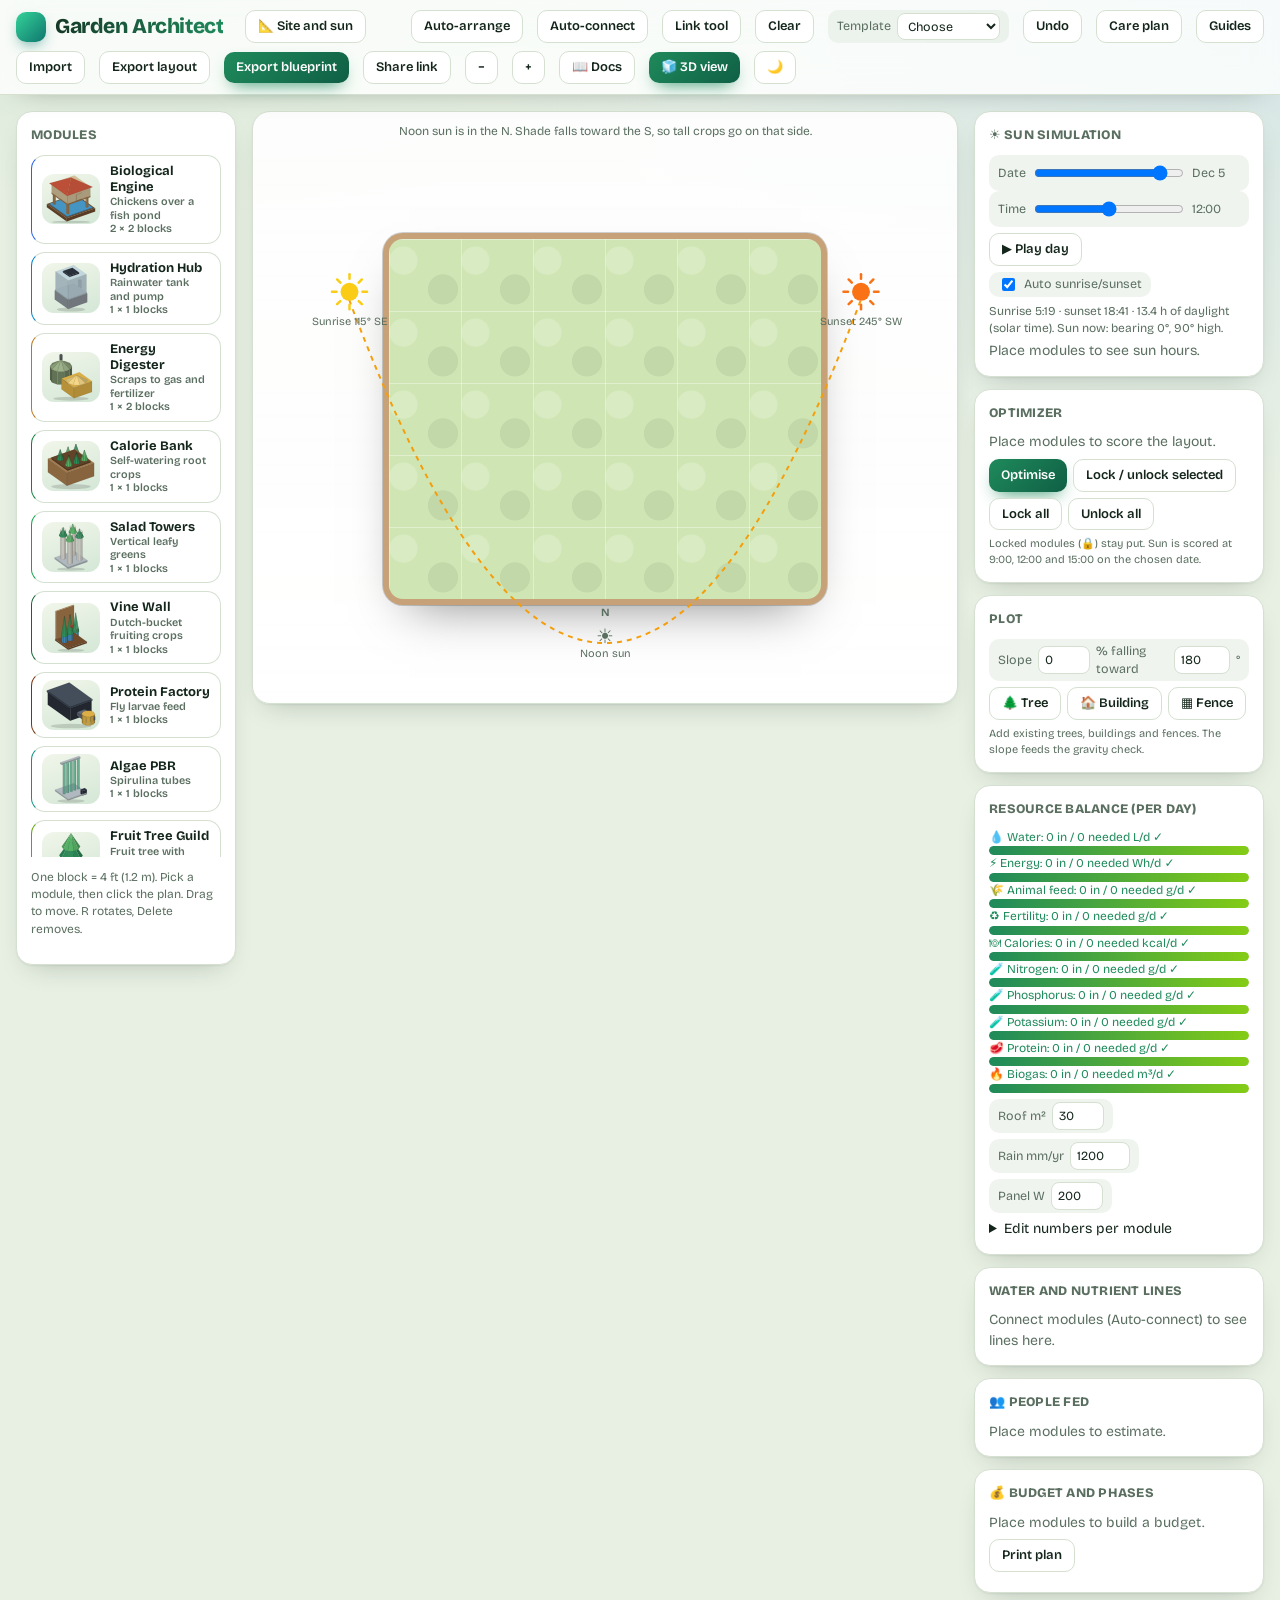
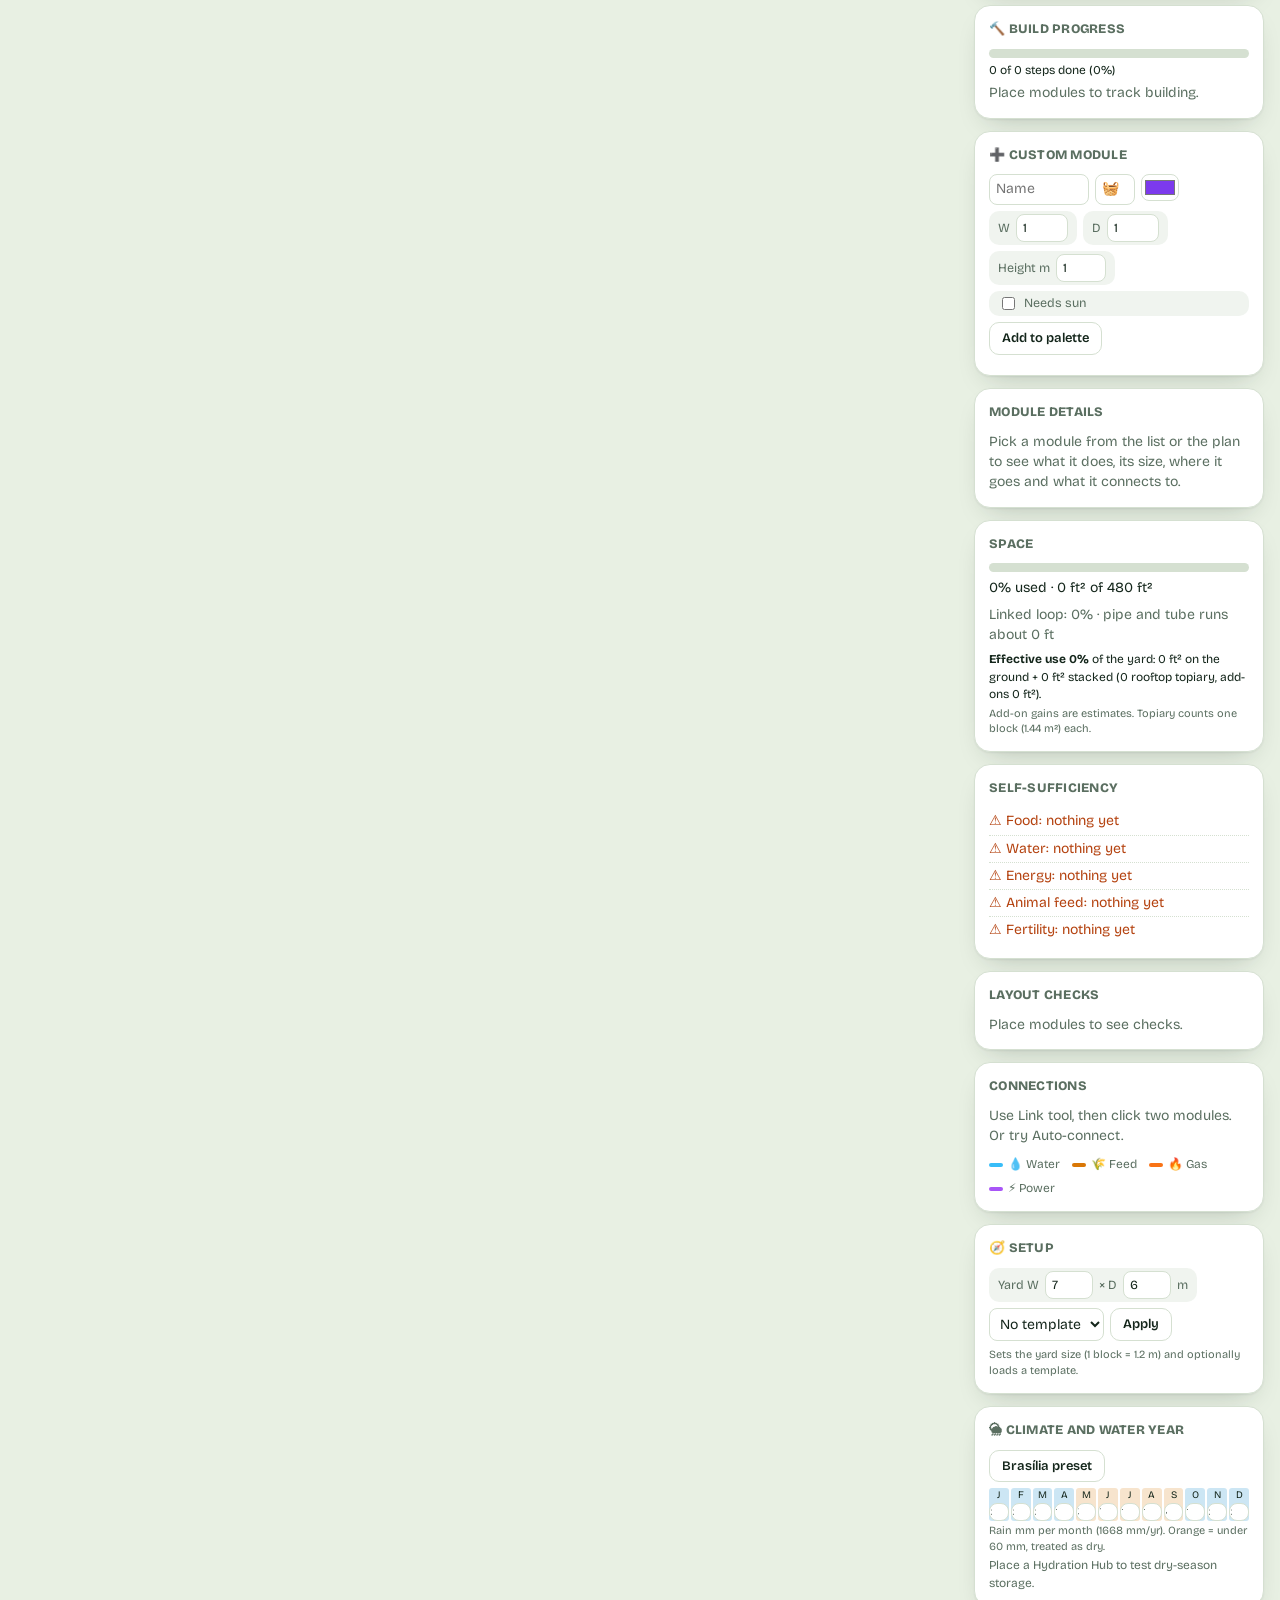
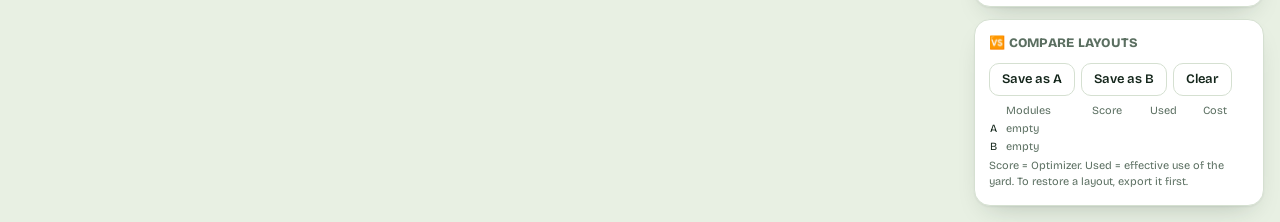
<file: index.html>
<!DOCTYPE html><html lang="en"><head><meta charset="utf-8"><meta name="viewport" content="width=device-width, initial-scale=1, viewport-fit=cover"><title>Garden Architect</title>
<link rel="stylesheet" href="https://fonts.googleapis.com/css2?family=Bricolage+Grotesque:wght@400;600;700;800&display=swap">
<style>
:root{--bg:#e9eee6;--pn:#fbfcfa;--ink:#17261d;--mu:#5d6e63;--ln:#cdd8cb;--ac:#1d6b4a;--bad:#b4420f;--gl:#9db8c9;--gp:#e3ecdf;color-scheme:light;box-sizing:border-box;padding-top:env(safe-area-inset-top,0px);padding-bottom:env(safe-area-inset-bottom,0px)}
@media(prefers-color-scheme:dark){:root:not([data-theme=light]){--bg:#0f1812;--pn:#17231b;--ink:#e4eee7;--mu:#93a699;--ln:#2a3b2f;--ac:#5fc08b;--bad:#fb923c;--gl:#2d4a5c;--gp:#132019;color-scheme:dark}}
:root[data-theme=dark]{--bg:#0f1812;--pn:#17231b;--ink:#e4eee7;--mu:#93a699;--ln:#2a3b2f;--ac:#5fc08b;--bad:#fb923c;--gl:#2d4a5c;--gp:#132019;color-scheme:dark}
*{box-sizing:border-box}html,body{margin:0}body{background:var(--bg);color:var(--ink);font:14px/1.45 'Bricolage Grotesque',system-ui,sans-serif}
header{display:flex;flex-wrap:wrap;gap:10px 18px;align-items:center;padding:12px 14px;border-bottom:1px solid var(--ln);background:var(--pn)}
h1{font-size:20px;font-weight:800;margin:0 8px 0 0;letter-spacing:-.02em}h2{font-size:13px;margin:0 0 6px;font-weight:800}
.ctl{display:flex;gap:6px;align-items:center;color:var(--mu)}input,select,textarea{font:inherit;color:var(--ink);background:var(--pn);border:1px solid var(--ln);border-radius:6px;padding:4px 6px}input[type=number]{width:52px}
button{font:inherit;color:var(--ink);background:var(--pn);border:1px solid var(--ln);border-radius:6px;padding:5px 10px;cursor:pointer}button:hover{border-color:var(--ac)}button:focus-visible,input:focus-visible,select:focus-visible,textarea:focus-visible{outline:2px solid var(--ac);outline-offset:1px}
button.p{background:var(--ac);color:#fff;border-color:var(--ac)}button.on{outline:2px solid var(--ac)}
.app{display:grid;grid-template-columns:220px minmax(0,1fr) 290px;gap:12px;padding:12px;align-items:start}
.card{background:var(--pn);border:1px solid var(--ln);border-radius:8px;padding:10px}
.pal{display:flex;flex-direction:column;gap:6px}.pb{display:flex;gap:10px;align-items:center;text-align:left;width:100%;border-left-width:6px}.pb.on{background:var(--gp)}.pb small{color:var(--mu);display:block}
.wrap{overflow:auto;padding:8px;border:1px solid var(--ln);border-radius:8px;background:var(--pn)}
.edge{font-size:12px;color:var(--mu);text-align:center;padding:3px}
#grid{position:relative;margin:0 auto;background-color:var(--gp);background-image:linear-gradient(var(--gl) 1px,transparent 1px),linear-gradient(90deg,var(--gl) 1px,transparent 1px),linear-gradient(var(--ln) 1px,transparent 1px),linear-gradient(90deg,var(--ln) 1px,transparent 1px);border:2px solid var(--ac);touch-action:manipulation}
.it{position:absolute;border:2px solid rgba(255,255,255,.75);border-radius:5px;color:#fff;display:flex;flex-direction:column;align-items:center;justify-content:center;text-align:center;overflow:hidden;cursor:grab;touch-action:none;font-size:11px;line-height:1.2;text-shadow:0 1px 2px rgba(0,0,0,.5);user-select:none}
.it b{font-size:18px}.it small{opacity:.9}.it.sel{outline:3px solid #fff;box-shadow:0 0 0 5px var(--ac);z-index:3}.it.la{animation:pu 1s infinite alternate}@keyframes pu{to{opacity:.55}}@media(prefers-reduced-motion:reduce){.it.la{animation:none;opacity:.6}}
.gh{position:absolute;border:2px dashed var(--ac);background:rgba(47,125,79,.25);pointer-events:none;display:none;z-index:4}.gh.bad{border-color:var(--bad);background:rgba(194,65,12,.3)}
svg.ln{position:absolute;inset:0;pointer-events:none;z-index:2}
.fs{position:absolute;left:0;right:0;bottom:0;height:6px;background:#fde047}.pb{line-height:1.25}.pal{max-height:78vh;overflow:auto}ol{padding-left:18px;margin:6px 0}.stage{position:relative;padding:96px;width:max-content;margin:0 auto}#sun{position:absolute;inset:0;pointer-events:none;font-size:11px;color:var(--mu)}#sun>div{position:absolute;text-align:center;line-height:1.15;transform:translate(-50%,-50%);white-space:nowrap}
.sunrow{display:flex;align-items:center;gap:8px;margin:8px auto 0;color:var(--mu);font-size:12px}.sunrow>div{text-align:center;line-height:1.2}.sunrow svg.arc{flex:1;height:36px;min-width:0}
.dh{border-left:6px solid;padding-left:9px}.kv h3{font-size:12px;margin:12px 0 2px;color:var(--mu);font-weight:600}.kv p{margin:0}.kv ul{padding-left:0}
.side{display:flex;flex-direction:column;gap:12px}ul{margin:0;padding:0;list-style:none}li{padding:3px 0;border-bottom:1px dotted var(--ln)}li:last-child{border:0}
.w{color:var(--bad)}.ok{color:var(--ac)}.mu{color:var(--mu)}.row{display:flex;gap:6px;flex-wrap:wrap;margin:6px 0}
.bar{height:8px;border-radius:4px;background:var(--ln);overflow:hidden}.bar i{display:block;height:100%;background:var(--ac)}
#dlg{position:fixed;inset:0;background:rgba(0,0,0,.55);display:none;align-items:center;justify-content:center;z-index:9;padding:14px}#dlg>div{background:var(--pn);border:1px solid var(--ln);border-radius:10px;padding:14px;width:min(760px,100%);max-height:90%;display:flex;flex-direction:column;gap:8px}#dlg textarea{flex:1;min-height:320px;font:12px/1.4 ui-monospace,Menlo,monospace}
@media(max-width:900px){.app{grid-template-columns:1fr}.pal{flex-direction:row;overflow:auto}.pb{width:auto;flex:none}}
</style>
<link rel="stylesheet" href="theme.css"></head><body>
<header><h1>🌱 Garden Architect</h1>
<label class="ctl">Width <input id="cols" type="number" min="2" max="16"> × Depth <input id="rows" type="number" min="2" max="16"> blocks</label>
<label class="ctl">Units <select id="unit"><option value="ft">ft</option><option value="m">m</option></select></label>
<label class="ctl">Latitude <input id="lat" type="number" min="-90" max="90" step="0.1" style="width:66px">°</label><label class="ctl">Plan top points to <input id="rot" type="number" min="0" max="359" style="width:56px">°</label><label class="ctl">Sunrise <input id="ra" type="number" min="0" max="359" style="width:56px">° Sunset <input id="sa" type="number" min="0" max="359" style="width:56px">°</label><button data-a="loc">Use my location</button>
<span style="flex:1"></span>
<button data-a="arr">Auto-arrange</button><button data-a="auto">Auto-connect</button><button data-a="link" id="lk">Link tool</button><button data-a="clr">Clear</button><label class="ctl">Template <select id="tpl"><option value="">Choose</option><option value="0">Starter</option><option value="1">Homestead</option></select></label><button data-a="undo">Undo</button><button data-a="care">Care plan</button><button data-a="gd">Guides</button><button data-a="imp">Import</button><button data-a="exp">Export layout</button><button class="p" data-a="bp">Export blueprint</button></header>
<div class="app"><aside class="card"><h2>Modules</h2><div class="pal" id="pal"></div><p class="mu" style="font-size:12px">One block = 4 ft (1.2 m). Pick a module, then click the plan. Drag to move. R rotates, Delete removes.</p></aside>
<main><div class="wrap"><div class="edge" id="e1"></div><div class="stage"><div id="grid"></div><div id="sun"></div></div></div><p class="mu" id="msg" style="margin:6px 2px"></p></main>
<aside class="side"><div class="card" id="sp"></div><div class="card" id="st"></div><div class="card" id="cv"></div><div class="card" id="ck"></div><div class="card" id="lt"></div></aside></div>
<div id="dlg"><div><h2 id="dt"></h2><textarea id="dx" spellcheck="false"></textarea><div class="row" id="db"></div></div></div>
<script src="content.js"></script>
<script>
const KEY='gardenArchitect.v2',$=s=>document.querySelector(s);
const M=[
{k:'bio',n:'Coop + Pond',w:4,h:4,c:'#2563eb',i:'🐔🐟',bom:['Slatted-floor coop on stilts, 8×8 ft','Shallow breeder pond with liner','Submersible pump + float valve','pH / temperature / dissolved-oxygen probe']},
{k:'hub',n:'Hydration Hub',w:2,h:2,c:'#0284c7',i:'💧',sh:1,bom:['1000 L UV-protected IBC tote','Gutter + downspout from roofs','Cinderblocks to raise the tote','½-inch tubing + float valve']},
{k:'biogas',n:'Biogas Digester',w:2,h:4,c:'#b7791f',i:'🔥',bom:['Digester tank (1–2 m³)','Gas bladder + gas line + burner','Feed inlet and bioliquid tap']},
{k:'wick',n:'Wicking Bed',w:2,h:2,c:'#15803d',i:'🥕',s:1,bom:['4×4 ft raised bed, false bottom reservoir','Geotextile + fill pipe + float valve','Soil mix']},
{k:'salad',n:'Salad Tower',w:2,h:2,c:'#16a34a',i:'🥬',s:1,bom:['4 vertical PVC towers','Net pots + clay pebbles','Feed line from the pond pump']},
{k:'vine',n:'Vine Wall',w:2,h:2,c:'#166534',i:'🍅',t:1,bom:['6 five-gallon Dutch buckets','Perlite or clay pebbles','Drip line + return drain','Trellis or cattle panel']},
{k:'bsf',n:'BSF Insect Bin',w:1,h:2,c:'#78350f',i:'🐛',sh:1,bom:['Black soldier fly bin with ramp','Larvae collection bucket','Full shade']},
{k:'algae',n:'Algae PBR',w:2,h:2,c:'#0d9488',i:'🦠',t:1,bom:['Serpentine rack of clear tubes','Air pump + housing','50-micron harvest mesh','CO₂ feed line']},
{k:'tree',n:'Fruit Tree Guild',w:4,h:4,c:'#65a30d',i:'🌳',t:1,bom:['1 dwarf fruit tree','3–4 berry bushes','Comfrey, borage, white clover','Slow-drip irrigation line']}];
const A=[
{k:'fungi',n:'Fungi Chamber',i:'🍄',on:['bio','vine','salad'],bom:'Hanging mushroom bags (oyster or shiitake)'},
{k:'arch',n:'Living Archway',i:'🌿',on:['wick'],bom:'16 ft cattle panel arch across the path'},
{k:'solar',n:'Solar Canopy',i:'☀️',on:['bsf','hub'],bom:'100–200 W panel on a pole + battery'},
{k:'pest',n:'Pest-control Posts',i:'🦇',on:['tree'],bom:'Bat box + birdhouse on a 15 ft post'},
{k:'mass',n:'Thermal Mass Wall',i:'🧱',on:['hub','vine'],bom:'Matte-black water barrels against the back wall'}];
const R=[['hub','bio','Rainwater top-up','w'],['hub','wick','Rainwater, float valve','w'],['hub','tree','Drip irrigation','w'],['bio','salad','Nutrient water','w'],['bio','vine','Nutrient water','w'],['vine','bio','Drain return','w'],['salad','bio','Drain return','w'],['bio','biogas','Surplus manure','f'],['bsf','bio','Larvae feed','f'],['biogas','algae','CO₂ feed','g'],['biogas','wick','Bioliquid fertilizer','f']];
const KC={w:'#38bdf8',f:'#d97706',g:'#f97316'},T=Object.fromEntries(M.map(m=>[m.k,m]));
const X={
bio:{n:'Biological Engine',sub:'Coop + Pond',d:'Chickens over a fish pond',w:2,h:2,about:'The heart of the system. Chickens live on a slatted floor above a shallow pond. Manure feeds the water, fish turn it into plant food, and duckweed goes back to the hens.',rule:'Morning sun, afternoon shade. Put it at the lowest ground so water returns by gravity.',crop:'Eggs, tilapia or catfish, duckweed'},
hub:{n:'Hydration Hub',sub:'IBC tote + pump',d:'Rainwater tank and pump',w:1,h:1,about:'Collects rainwater from gutters and tops up the pond and wicking beds automatically. Rainwater has no chlorine, so fish and bacteria stay safe.',rule:'Next to the Biological Engine, raised on cinderblocks so gravity feeds the pond float valve.',crop:'Clean rainwater and automatic top-up'},
biogas:{n:'Energy Digester',sub:'Biogas unit',d:'Scraps to gas and fertilizer',w:1,h:2,about:'An airtight tank that digests kitchen scraps, clippings and spare manure into cooking gas and a rich liquid fertilizer.',rule:'Near the kitchen door for scraps and close to the coop for manure.',crop:'Cooking gas, liquid fertilizer, CO₂ for the algae'},
wick:{n:'Calorie Bank',sub:'Wicking bed',d:'Self-watering root crops',w:1,h:1,about:'Raised beds with a water reservoir underneath. The soil pulls water up by itself, so roots never rot and surface watering is not needed.',rule:'Full sun, anywhere. Water arrives by buried ½-inch tubing from the Hub.',crop:'Potatoes, sweet potatoes, carrots, onions, garlic'},
salad:{n:'Salad Towers',sub:'Vertical PVC',d:'Vertical leafy greens',w:1,h:1,about:'Vertical PVC towers carry pond water past the roots of fast leafy crops. Dozens of plants fit in a few square feet.',rule:'Full sun. One block holds 4 towers without them shading each other.',crop:'Lettuce, kale, spinach, basil, mint, strawberries'},
vine:{n:'Vine Wall',sub:'Dutch buckets',d:'Dutch-bucket fruiting crops',w:1,h:1,about:'A row of buckets filled with clay pebbles along a wall or trellis. Pond water drips in at the top and drains back to the pond.',rule:'At the back edge, against a wall or strong trellis, so vines do not shade other modules.',crop:'Tomatoes, cucumbers, peppers, eggplants, melons'},
bsf:{n:'Protein Factory',sub:'BSF insect bin',d:'Fly larvae feed',w:1,h:1,real:[2,4],about:'A bin where black soldier fly larvae eat food waste and manure, then climb a ramp into a bucket as high-protein feed.',rule:'Full shade. Tuck it against the Hub or under the coop edge.',crop:'Protein grubs for chickens and fish'},
algae:{n:'Algae PBR',sub:'Spirulina wall',d:'Spirulina tubes',w:1,h:1,about:'A serpentine rack of clear tubes in full sun grows spirulina, about 60% protein. It needs its own alkaline water, never pond water.',rule:'Full sun, at the back edge. The block leaves room for sun angles and the pump housing.',crop:'Spirulina paste or flakes'},
tree:{n:'Fruit Tree Guild',sub:'Mini food forest',d:'Fruit tree with berries',w:2,h:2,about:'A dwarf fruit tree with berry bushes, comfrey, borage and clover planted beneath it, so every layer feeds the others.',rule:'Tree in the center, berries around the drip-line. Slow-drip line from the Hub.',crop:'Fruit, berries, comfrey and borage mulch, clover'}};
M.forEach(m=>Object.assign(m,X[m.k]));
/* CONTENT: write your own specifics here, one line per module key, e.g. bio:'Breeds, fish species, stocking numbers' */
const SPEC=(window.CONTENT&&CONTENT.spec)||{};
const CAT={bio:'FD',hub:'W',biogas:'ER',wick:'F',salad:'F',vine:'F',bsf:'DR',algae:'FD',tree:'F',worm:'R',compost:'R',nursery:'F',greenhouse:'F',solar:'E',shed:'',bees:'F',herb:'F',duckweed:'D'};
const NM=[
{k:'worm',n:'Worm Farm',sub:'Vermicompost bins',d:'Castings from scraps',w:1,h:1,c:'#92400e',i:'🪱',about:'Stacked bins where worms turn kitchen scraps into castings, a gentle fertilizer.',rule:'Shaded and sheltered, near the kitchen and the beds.',crop:'Worm castings and worm tea',bom:['Stacked worm bins with a tap','Bedding such as shredded cardboard','Shade cover']},
{k:'compost',n:'Compost Bays',sub:'Hot compost',d:'Garden waste to compost',w:1,h:2,c:'#a16207',i:'🍂',about:'Three-sided bays where garden waste and manure turn into finished compost.',rule:'Near the coop and the beds, easy to reach with a wheelbarrow.',crop:'Finished compost',bom:['Pallet or timber bays','Compost thermometer','Covers']},
{k:'nursery',n:'Seedling Nursery',sub:'Seeds and cuttings',d:'Starts every plant',w:1,h:1,c:'#0f766e',i:'🌱',about:'A sheltered bench for starting seeds and cuttings before planting out.',rule:'Bright and protected, near the grow modules.',crop:'Seedlings for every grow module',bom:['Bench with shelves','Seed trays','Shade cloth or clear cover']},
{k:'greenhouse',n:'Greenhouse',sub:'Protected growing',d:'Extends the season',w:2,h:1,c:'#0891b2',i:'🏡',about:'A covered frame that extends the season and protects delicate crops.',rule:'Full sun, at the front or sides so it does not shade others. Ventilate well.',crop:'Early and off-season crops',bom:['Frame and clear cover','Vents or roll-up sides','Benches or beds']},
{k:'solar',n:'Power Hub',sub:'Solar and battery',d:'Off-grid electricity',w:1,h:1,c:'#9333ea',i:'⚡',about:'Solar panels and a battery that run pumps, aerators and sensors off-grid.',rule:'Full sun, away from the water. Keep batteries cool and dry.',crop:'Electricity for pumps and sensors',bom:['100–400 W solar panel','Charge controller and battery','Fuses and outdoor-rated wiring']},
{k:'shed',n:'Tool Shed',sub:'Storage',d:'Tools, feed and supplies',w:1,h:1,c:'#64748b',i:'🧰',about:'Dry storage for tools, feed, seeds and spare parts.',rule:'Central and easy to reach, out of the way of sun-loving crops.',crop:'Tools and supplies stored safely',bom:['Small shed or lockable box','Shelves and hooks','Pest-proof feed bins']},
{k:'bees',n:'Pollinator Hive',sub:'Beehive',d:'Pollination and honey',w:1,h:1,c:'#ca8a04',i:'🐝',about:'A hive that pollinates fruit and vegetables and gives honey.',rule:'Morning sun and a windbreak, facing away from paths.',crop:'Pollination and honey',bom:['Beehive with frames','Protective gear and smoker','Water source']},
{k:'herb',n:'Herb Spiral',sub:'Spiral bed',d:'Herbs by the kitchen',w:1,h:1,c:'#4d7c0f',i:'🌿',about:'A raised spiral that gives dry, wet, sunny and shaded spots in a small footprint.',rule:'Full sun near the kitchen door.',crop:'Culinary and medicinal herbs',bom:['Stone or brick spiral, about 1.2 m wide','Free-draining soil mix','Hand or drip watering']},
{k:'duckweed',n:'Duckweed Tank',sub:'Floating feed plant',d:'Protein feed for hens and fish',w:1,h:1,c:'#3f6212',i:'🍃',about:'A shallow tank growing duckweed, a protein-rich floating plant for chickens and fish.',rule:'Partial sun, next to the pond for easy harvest and water exchange.',crop:'Fresh duckweed feed',bom:['Shallow tank or tub','Harvest net','Pond water feed line']}];
M.push(...NM);NM.forEach(m=>T[m.k]=m);M.forEach(m=>{m.cat=CAT[m.k]||'';m.spec=SPEC[m.k]||''});
KC.p='#a855f7';
R.push(['worm','wick','Worm castings','f'],['compost','biogas','Feedstock','f'],['compost','wick','Compost','f'],['solar','bio','Pump and aerator power','p'],['solar','algae','Air pump power','p'],['duckweed','bio','Chicken feed','f'],['nursery','salad','Seedlings','f'],['nursery','vine','Seedlings','f'],['bees','tree','Pollination','f']);
const FQ={D:'Daily',W:'Weekly',M:'Monthly',S:'Seasonal'};
/* GUIDES: b = build steps and c = care tasks, separated by |. Care tasks start with D: W: M: or S: (daily, weekly, monthly, seasonal). */
const G={
bio:{b:'Level the site and set the posts for the 8×8 ft coop|Place the pond below the coop floor and line it with EPDM or use a rigid tank|Build the coop on stilts with a slatted floor so droppings fall into the water|Add a roof, nest boxes and predator-proof wire|Fit the pump, float valve and aerator, then cycle the pond for 4–6 weeks before adding fish',c:'D:Collect eggs, check feed and water|D:Check fish behavior and pond level|W:Test pH, ammonia, nitrite and temperature|M:Clean filters and rake out excess solids|S:Deep-clean the coop litter and inspect the posts'},
hub:{b:'Level a pad and stack cinderblocks to raise the tote|Set the IBC tote on top and fit a lid and a mosquito-proof screen|Connect gutters through a first-flush filter|Fit an overflow and a float valve on the pond line|Shade or paint the tote against UV and algae',c:'W:Check the inlet screen and water level|M:Flush the first-flush diverter|S:Inspect the tote, valves and blocks for leaks and cracks'},
biogas:{b:'Choose a level site away from the house with room for a gas line|Install an airtight tank with a feed inlet and an effluent outlet|Connect a gas bladder with a water trap and a burner rated for biogas|Test every joint with soapy water before use|Seed with fresh manure and feed small amounts daily',c:'D:Feed scraps and manure in small, steady amounts|W:Check the bladder, joints and water trap|M:Draw off bioliquid and dilute it before use|S:Clear scum and inspect pipes. Keep flames away from leaks'},
wick:{b:'Build a 4×4 ft frame about 12 in. (30 cm) deep|Line it and lay a perforated drain pipe in gravel|Cover with geotextile and fill with soil mix|Fit a fill pipe and a float valve linked to the Hub|Mulch the surface',c:'W:Check the reservoir level|M:Top up mulch and add compost|S:Rotate crops and flush salts'},
salad:{b:'Cut net-pot holes in 4 vertical PVC pipes|Mount them on a frame in full sun|Run a feed line from the pond pump to a drip ring on top|Drain the base back to the pond|Fill pots with clay pebbles and plant seedlings',c:'D:Check drip flow and wilting|W:Prune and harvest leaves|M:Flush clogged emitters|S:Clean the towers between crops'},
vine:{b:'Set a trellis or cattle panel against the back wall|Drill drain holes in 5-gallon buckets and fill with pebbles or perlite|Run a drip line with one emitter per bucket|Route the drains into a return pipe to the pond|Tie in vines as they grow',c:'D:Check drip lines and tie up growth|W:Remove old leaves and watch for pests|S:Clean buckets and replace media'},
bsf:{b:'Pick a shaded, ventilated spot|Build a bin with a ramp and a collection bucket at the end|Add a lid and a screened drain|Add food scraps and starter larvae or attract wild flies',c:'D:Feed scraps in thin layers|W:Collect larvae and feed them out|M:Empty the frass and keep it dry'},
algae:{b:'Mount a sun-facing frame with a serpentine loop of clear tube|Add an air line at the bottom for circulation|Fill with alkaline spirulina medium and a starter culture|Fit a drain valve and a 50-micron harvest screen|Add the optional filtered CO₂ line from the digester',c:'D:Check color and temperature|D:Harvest part of the culture|W:Check pH and top up nutrients|M:Clean the tubes'},
tree:{b:'Mark an 8×8 ft circle and remove the turf|Plant the dwarf tree in the center and mulch|Plant shrubs on a ring at the drip-line|Sow comfrey, borage and clover around them|Run a slow-drip line from the Hub',c:'W:Check the drip line|S:Prune the tree and chop and drop the comfrey|S:Mulch and watch for pests'},
worm:{b:'Drill drainage holes and fit a tap in the bottom bin|Add moist bedding and a starter handful of worms|Feed small amounts of chopped scraps|Cover to keep it dark and cool',c:'D:Check moisture, it should feel like a wrung-out sponge|W:Add scraps and bedding|M:Harvest castings and drain worm tea'},
compost:{b:'Build three bays from pallets, 4 ft wide|Leave gaps for airflow|Layer browns and greens|Cover the top',c:'W:Turn the active bay and check the heat|M:Move finished compost to the next bay|S:Screen and use the finished compost'},
nursery:{b:'Build a bench with two shelves|Add a clear cover or shade cloth|Set up trays with a seed-starting mix|Add a watering can or mister',c:'D:Water gently and check for damping off|W:Harden off seedlings before planting out'},
greenhouse:{b:'Level the base and anchor the frame|Fit the clear cover tightly|Add vents or roll-up sides|Install benches and a watering line',c:'D:Vent on warm days|W:Check the cover, doors and pests|S:Wash the cover and check the frame'},
solar:{b:'Mount panels facing the sun at a fixed tilt|Run cable to a charge controller and battery|Fuse every circuit and use outdoor-rated, waterproof boxes|Test with one pump first, then add loads',c:'W:Check battery and controller readings|M:Wipe the panels and check connections|S:Inspect wiring and the battery. Have a qualified person check the electrics'},
shed:{b:'Level a base of gravel or slabs|Build or place the shed and make it weatherproof|Add shelves and hooks|Store feed in pest-proof bins',c:'W:Tidy and check for pests|S:Check the roof and doors'},
bees:{b:'Check local rules and talk to neighbors first|Set the hive on a stand facing the morning sun|Add a windbreak and a shallow water source|Get a nucleus colony or package bees',c:'W:Check the entrance and water in season|M:Inspect frames, brood and stores|S:Prepare for winter and check for mites'},
herb:{b:'Mark a spiral about 4 ft (1.2 m) wide|Build the wall from stone or brick, rising to about 3 ft in the middle|Fill with free-draining soil|Plant sun-lovers at the top and moisture-lovers at the base',c:'W:Water the base more than the top|M:Prune and harvest regularly|S:Refresh mulch and divide plants'},
duckweed:{b:'Place a shallow tank or tub in partial sun|Fill with pond or rain water|Add starter duckweed|Add a net for harvesting',c:'W:Harvest about half of the surface|M:Top up water and nutrients and skim debris'}};
A.forEach((a,i)=>a.sub=a.sub||['Mushroom bags hung in the shade','Vining crops over the path','','Bat box and birdhouse for pest control','Water barrels as a heat battery'][i]);
Object.assign(A[2],{n:'Micro-Grid',sub:'Solar canopy'});Object.assign(A[3],{n:'Air Force',sub:'Bat box and birdhouse'});
const rl=i=>{const m=T[i.t],[w,h]=dim(i),r=m.real?(i.r?[m.real[1],m.real[0]]:m.real):[w*4,h*4];return u(r[0])+' × '+u(r[1])};
const sunSVG=c=>`<svg viewBox="0 0 40 40" width="40" height="40" aria-hidden="true"><circle cx="20" cy="20" r="9" fill="${c}"/>${[0,1,2,3,4,5,6,7].map(k=>{const a=k*Math.PI/4;return`<line x1="${20+13*Math.cos(a)}" y1="${20+13*Math.sin(a)}" x2="${20+17.5*Math.cos(a)}" y2="${20+17.5*Math.sin(a)}" stroke="${c}" stroke-width="2.5" stroke-linecap="round"/>`}).join('')}</svg>`;
const nz=()=>S.lat>=0?180:0,dir8=b=>['N','NE','E','SE','S','SW','W','NW'][Math.round((((b%360)+360)%360)/45)%8];
const vecA=a=>{const p=(a-S.rot)*Math.PI/180;return[Math.sin(p),-Math.cos(p)]},sunV=()=>vecA(nz()),shade=()=>{const v=sunV();return[-v[0],-v[1]]};
const fsStyle=()=>{const v=sunV();return Math.abs(v[1])>=Math.abs(v[0])?(v[1]>0?'left:0;right:0;bottom:0;height:6px':'left:0;right:0;top:0;bottom:auto;height:6px'):(v[0]>0?'top:0;bottom:0;right:0;left:auto;width:6px;height:auto':'top:0;bottom:0;left:0;right:auto;width:6px;height:auto')};
const sunHTML=()=>{const P=96,W=gc()*cs,H=gr()*cs,cx=P+W/2,cy=P+H/2,pt=(v,d)=>{const t=Math.min(W/2/(Math.abs(v[0])||1e-6),H/2/(Math.abs(v[1])||1e-6));return[cx+(t+d)*v[0],cy+(t+d)*v[1]]},r=pt(vecA(S.ra),44),s=pt(vecA(S.sa),44),n=pt(vecA(nz()),44),c=[2*n[0]-(r[0]+s[0])/2,2*n[1]-(r[1]+s[1])/2],ic=(p,g,l)=>`<div style="left:${p[0]}px;top:${p[1]}px">${g}<br>${l}</div>`;
 return`<svg width="${W+2*P}" height="${H+2*P}" style="position:absolute;left:0;top:0" aria-hidden="true"><path d="M${r[0]} ${r[1]} Q${c[0]} ${c[1]} ${s[0]} ${s[1]}" fill="none" stroke="#f59e0b" stroke-width="2" stroke-dasharray="5 5"/></svg>`+ic(r,sunSVG('#facc15'),'Sunrise '+S.ra+'° '+dir8(S.ra))+ic(s,sunSVG('#f97316'),'Sunset '+S.sa+'° '+dir8(S.sa))+ic(n,'<span style="font-size:20px">☀️</span>','Noon sun')+ic(pt(vecA(0),14),'<b>N</b>','')};
const D={cols:6,rows:5,unit:'ft',lat:-23,rot:180,ra:90,sa:270,items:[],links:[],n:1};
let S=load(),pal=null,pr=false,sel=null,tool='sel',drag=null,linkA=null,pg=null,tab='o',H=[],cs=innerWidth<700?52:72;
function load(){try{const s=JSON.parse(sessionStorage.getItem(KEY));if(s&&Array.isArray(s.items)&&Array.isArray(s.links))return{...D,...s}}catch(e){}return JSON.parse(JSON.stringify(D))}
function save(){const j=JSON.stringify(S);if(H[H.length-1]!==j){H.push(j);if(H.length>60)H.shift()}try{sessionStorage.setItem(KEY,j)}catch(e){}}
function undo(){if(H.length>1){H.pop();S=JSON.parse(H[H.length-1]);sel=null;render()}}
const gc=()=>S.cols,gr=()=>S.rows,get=id=>S.items.find(i=>i.id===id),u=f=>S.unit==='ft'?f+' ft':(f*.3048).toFixed(1)+' m';
const dim=i=>{const m=window.vd?vd(i.t,i.v):T[i.t];return i.r?[m.h,m.w]:[m.w,m.h]},ctr=i=>{const[w,h]=dim(i);return[i.x+w/2,i.y+h/2]};
const dist=(a,b)=>{const p=ctr(a),q=ctr(b);return Math.abs(p[0]-q[0])+Math.abs(p[1]-q[1])},has=(a,b)=>S.links.some(l=>l.a===a&&l.b===b||l.a===b&&l.b===a);
function gap(a,b){const[aw,ah]=dim(a),[bw,bh]=dim(b);return[Math.max(0,a.x-b.x-bw,b.x-a.x-aw),Math.max(0,a.y-b.y-bh,b.y-a.y-ah)]}
function fits(t,x,y,r,ig){const m=T[t],w=r?m.h:m.w,h=r?m.w:m.h;if(x<0||y<0||x+w>gc()||y+h>gr())return false;return!S.items.some(o=>{if(o.id===ig)return false;const[ow,oh]=dim(o);return x<o.x+ow&&o.x<x+w&&y<o.y+oh&&o.y<y+h})}
const nm=i=>T[i.t].n+' #'+i.id;
function missing(){const o=[];R.forEach(([a,b,l])=>S.items.filter(i=>i.t===a).forEach(A=>{const Bs=S.items.filter(i=>i.t===b);if(Bs.length&&!Bs.some(B=>has(A.id,B.id)))o.push([A,Bs,l])}));return o}
function auto(){missing().forEach(([A,Bs,l])=>{Bs.sort((p,q)=>dist(A,p)-dist(A,q));const r=R.find(r=>r[0]===A.t&&r[1]===Bs[0].t&&r[2]===l);S.links.push({a:A.id,b:Bs[0].id,l,k:r[3]})});render()}
function arrange(){const ord=['vine','algae','tree','bio','hub','biogas','bsf','wick','salad'],its=[...S.items].sort((a,b)=>(ord.indexOf(a.t)+99)%99-(ord.indexOf(b.t)+99)%99),old=S.items;S.items=[];let lost=0;
 const sv=shade(),cl=[];for(let y=0;y<gr();y++)for(let x=0;x<gc();x++)cl.push([x,y]);cl.sort((p,q)=>(q[0]*sv[0]+q[1]*sv[1])-(p[0]*sv[0]+p[1]*sv[1]));its.forEach(i=>{let ok=false;for(const[x,y]of cl){for(const r of[false,true])if(!ok&&fits(i.t,x,y,r)){S.items.push({...i,x,y,r});ok=true}if(ok)break}if(!ok)lost++});
 if(lost){S.items=old;say('Not enough space to repack everything. Add blocks first.')}else say('Packed tight: tall crops at the back, waste zone grouped, hub beside the pond.');render()}
function checks(){const w=[],by=t=>S.items.filter(i=>i.t===t);
 const sv=shade();S.items.filter(i=>T[i.t].t).forEach(t=>S.items.filter(i=>T[i.t].s).forEach(s=>{const[tw,th]=dim(t),[sw,sh]=dim(s),p=ctr(t),q=ctr(s),dx=q[0]-p[0],dy=q[1]-p[1],al=dx*sv[0]+dy*sv[1],ac=Math.abs(dx*sv[1]-dy*sv[0]);if(al>0.4&&al<3&&ac<(Math.max(tw,th)+Math.max(sw,sh))/2*.9)w.push(nm(s)+' sits on the shaded side of '+nm(t)+' and will lose sun')}));
 if(Math.abs(S.lat)<10)w.push('Near the equator the noon sun is almost overhead and changes side with the seasons, so shade checks are rough here');
 if(by('hub').length&&by('bio').length&&!by('hub').some(h=>by('bio').some(b=>{const g=gap(h,b);return!g[0]&&!g[1]})))w.push('Place the Hydration Hub touching the Coop + Pond so the gravity feed is short');
 if(by('bio').length&&!by('hub').length)w.push('No Hydration Hub: the pond has no rainwater top-up');
 if(by('biogas').length&&by('bsf').length&&by('bio').length){const p=[[by('biogas')[0],by('bsf')[0]],[by('bsf')[0],by('bio')[0]],[by('biogas')[0],by('bio')[0]]];if(p.some(([a,b])=>Math.max(...gap(a,b))>1))w.push('Waste zone is spread out: keep coop, BSF bin and digester within 4 ft of each other')}
 if(by('algae').length&&!by('biogas').length)w.push('Spirulina grows far faster with CO₂ from a Biogas Digester');
 if(by('wick').length&&by('vine').length&&!by('bio').length)w.push('Vine Wall and Salad Tower need a Coop + Pond for nutrient water');
 const m=missing();if(m.length)w.push(m.length+' expected connection'+(m.length>1?'s':'')+' not drawn yet (use Auto-connect)');return w}
function say(t){$('#msg').textContent=t}
function render(){const g=$('#grid');g.style.width=gc()*cs+'px';g.style.height=gr()*cs+'px';g.style.backgroundSize=`${cs}px ${cs}px,${cs}px ${cs}px,${cs}px ${cs}px,${cs}px ${cs}px`;
 $('#e1').textContent='Noon sun is in the '+dir8(nz())+'. Shade falls toward the '+dir8(nz()+180)+', so tall crops go on that side.'+(Math.abs(S.lat)<10?' Near the equator the sun is almost overhead and shifts side with the seasons.':'');$('#sun').innerHTML=sunHTML();
 const lines=S.links.map(l=>{const a=get(l.a),b=get(l.b);if(!a||!b)return'';const p=ctr(a),q=ctr(b);return`<line x1="${p[0]*cs}" y1="${p[1]*cs}" x2="${q[0]*cs}" y2="${q[1]*cs}" stroke="${KC[l.k]||'#38bdf8'}" stroke-width="3" stroke-linecap="round"/><circle cx="${q[0]*cs}" cy="${q[1]*cs}" r="5" fill="${KC[l.k]||'#38bdf8'}"/>`}).join('');
 g.innerHTML=S.items.map(i=>{const[w,h]=dim(i),m=T[i.t];return`<div class="it${i.id===sel?' sel':''}${i.id===linkA?' la':''}" data-id="${i.id}" style="left:${i.x*cs}px;top:${i.y*cs}px;width:${w*cs}px;height:${h*cs}px;background:${m.c}"><b>${m.i}</b><span>${m.n}</span><small>#${i.id}</small><i class="fs" style="${fsStyle()}"></i></div>`}).join('')+`<svg class="ln" width="${gc()*cs}" height="${gr()*cs}">${lines}</svg><div id="gh" class="gh"></div>`;
 $('#pal').innerHTML=M.map(m=>`<button class="pb${pal===m.k?' on':''}" data-k="${m.k}" style="border-left-color:${m.c}"><span style="font-size:20px">${m.i}</span><span><b>${m.n}</b><small>${m.d}<br>${m.w} × ${m.h} blocks</small></span></button>`).join('');
 $('#cols').value=S.cols;$('#rows').value=S.rows;$('#unit').value=S.unit;$('#lat').value=S.lat;$('#rot').value=S.rot;$('#ra').value=S.ra;$('#sa').value=S.sa;$('#lk').classList.toggle('on',tool==='link');
 const it=get(sel);$('#sp').innerHTML=it?`<h2>${nm(it)}</h2><div class="row"><button data-a="rot">Rotate</button><button data-a="del">Delete</button></div>`+(A.filter(a=>a.on.includes(it.t)).map(a=>`<label style="display:block"><input type="checkbox" data-ad="${a.k}" ${it.ad.includes(a.k)?'checked':''}> ${a.i} ${a.n}</label>`).join('')||'<span class="mu">No add-ons for this module.</span>'):'<h2>Selection</h2><span class="mu">Select a module to rotate it, delete it, or add zero-footprint extras.</span>';
 const tot=gc()*gr(),used=S.items.reduce((s,i)=>{const[w,h]=dim(i);return s+w*h},0),pipe=S.links.reduce((s,l)=>{const a=get(l.a),b=get(l.b);return a&&b?s+dist(a,b)*4:s},0),mm=missing().length,req=R.reduce((s,[a,b])=>s+(S.items.some(i=>i.t===a)&&S.items.some(i=>i.t===b)?S.items.filter(i=>i.t===a).length:0),0),sc=req?Math.round((req-mm)/req*100):0,pc=Math.round(used/tot*100);
 const ar=S.unit==='ft'?(used*16)+' ft² of '+(tot*16)+' ft²':(used*16*.092903).toFixed(1)+' m² of '+(tot*16*.092903).toFixed(1)+' m²';
 $('#st').innerHTML=`<h2>Space</h2><div class="bar"><i style="width:${pc}%"></i></div><p style="margin:6px 0">${pc}% used · ${ar}</p><p class="mu" style="margin:0">Linked loop: ${sc}% · pipe and tube runs about ${u(Math.round(pipe))}</p>`;
 const w=checks();$('#ck').innerHTML='<h2>Layout checks</h2>'+(S.items.length?(w.length?'<ul>'+w.map(x=>'<li class="w">⚠ '+x+'</li>').join('')+'</ul>':'<span class="ok">✓ No conflicts found</span>'):'<span class="mu">Place modules to see checks.</span>');
 $('#lt').innerHTML='<h2>Connections</h2>'+(S.links.length?'<ul>'+S.links.map((l,x)=>{const a=get(l.a),b=get(l.b);return a&&b?`<li>${nm(a)} → ${nm(b)}<br><span class="mu">${l.l}</span> <button data-rm="${x}" aria-label="Remove link">×</button></li>`:''}).join('')+'</ul>':'<span class="mu">Use Link tool, then click two modules. Or try Auto-connect.</span>');
 $('#sp').innerHTML=det();$('#cv').innerHTML=cov();save()}
const esc=s=>String(s).replace(/&/g,'&amp;').replace(/</g,'&lt;'),CV={F:'Food',W:'Water',E:'Energy',D:'Animal feed',R:'Fertility'};
const TP=[{c:6,r:5,i:[['vine',0,0],['wick',2,0],['bio',0,1],['hub',2,1],['salad',3,1],['bsf',2,2]]},{c:8,r:6,i:[['vine',0,0],['algae',1,0],['tree',4,0],['solar',7,0],['bio',0,1],['hub',2,1],['salad',3,1],['bees',6,1],['wick',2,2],['herb',6,2],['biogas',0,3],['bsf',1,3],['compost',2,3],['worm',3,3],['greenhouse',4,3],['nursery',6,3],['shed',7,4]]}];
function loadTpl(n){const t=TP[n];S={...D,cols:t.c,rows:t.r,unit:S.unit,lat:S.lat,rot:S.rot,ra:S.ra,sa:S.sa,items:t.i.map((a,x)=>({id:x+1,t:a[0],x:a[1],y:a[2],r:false,ad:[]})),links:[],n:t.i.length+1};sel=null;pal=null;arrange();auto()}
function cov(){const n={};S.items.forEach(i=>[...(T[i.t].cat||'')].forEach(c=>n[c]=(n[c]||0)+1));return'<h2>Self-sufficiency</h2><ul>'+Object.keys(CV).map(c=>`<li class="${n[c]?'ok':'w'}">${n[c]?'✓':'⚠'} ${CV[c]}: ${n[c]?n[c]+' module'+(n[c]>1?'s':''):'nothing yet'}</li>`).join('')+'</ul>'}
function care(){const L=['# Care plan',''],ks=[...new Set(S.items.map(i=>i.t))];Object.keys(FQ).forEach(f=>{const a=[];ks.forEach(k=>G[k]&&G[k].c.split('|').filter(s=>s[0]===f).forEach(s=>a.push('- '+T[k].n+': '+s.slice(2))));if(a.length)L.push('## '+FQ[f],...a,'')});if(!ks.length)L.push('Place modules to build your care plan.');return L.join('\n')}
function gtext(ks){return ks.map(k=>{const m=T[k],g=G[k];return g?`### ${m.n} (${m.sub})\n${m.about}\n\nBuild:\n${g.b.split('|').map((s,i)=>(i+1)+'. '+s).join('\n')}\n\nCare:\n${g.c.split('|').map(s=>'- '+FQ[s[0]]+': '+s.slice(2)).join('\n')}\n`:''}).join('\n')}
function guide(k){const g=G[k];if(!g)return'';return tab==='b'?'<h3 class="mu" style="font-size:12px;margin:6px 0">How to build it</h3><ol>'+g.b.split('|').map(s=>'<li>'+s+'</li>').join('')+'</ol>':'<h3 class="mu" style="font-size:12px;margin:6px 0">How to look after it</h3><ul>'+g.c.split('|').map(s=>`<li><b>${FQ[s[0]]}</b>: ${s.slice(2)}</li>`).join('')+'</ul>'}
function det(){const k=get(sel)?get(sel).t:pal;if(!k)return det0();const tb=[['o','Overview'],['b','Build'],['c','Care']].map(([x,l])=>`<button data-tab="${x}" class="${tab===x?'on':''}">${l}</button>`).join('');return`<div class="row">${tb}</div>`+(tab==='o'?det0():`<h2 style="font-size:16px">${T[k].i} ${T[k].n}</h2>`+guide(k))}
function det0(){const it=get(sel),k=it?it.t:pal;if(!k)return'<h2>Module details</h2><span class="mu">Pick a module from the list or the plan to see what it does, its size, where it goes and what it connects to.</span>';
 const m=T[k],real=m.real?u(m.real[0])+' × '+u(m.real[1])+', rounded up to one block':u(m.w*4)+' × '+u(m.h*4),li=a=>a.length?'<ul>'+a.map(x=>'<li>'+x+'</li>').join('')+'</ul>':'<p class="mu">Nothing</p>',
 snd=R.filter(r=>r[0]===k).map(r=>T[r[1]].n+': '+r[2]),rcv=R.filter(r=>r[1]===k).map(r=>T[r[0]].n+': '+r[2]),ads=A.filter(a=>a.on.includes(k));
 return`<div class="dh" style="border-color:${m.c}"><h2 style="font-size:17px;margin:0">${m.i} ${m.n}</h2><div class="mu">${m.sub}</div></div><p style="margin:8px 0 0">${m.about}</p><div class="kv"><h3>Size</h3><p>${m.w} × ${m.h} blocks, ${real}</p><h3>Faces</h3><p>The sun. The yellow strip marks its sunny front edge.</p><h3>Where it goes</h3><p>${m.rule}</p><h3>Gives you</h3><p>${m.crop}</p><h3>Receives</h3>${li(rcv)}<h3>Sends</h3>${li(snd)}<h3>Parts</h3>${li(m.bom)}`
 +(ads.length?'<h3>Add-ons</h3>'+(it?ads.map(a=>`<label style="display:block;margin-bottom:4px"><input type="checkbox" data-ad="${a.k}" ${it.ad.includes(a.k)?'checked':''}> ${a.i} ${a.n}<br><span class="mu">${a.sub}</span></label>`).join(''):li(ads.map(a=>a.i+' '+a.n+': '+a.sub))):'')+'</div>'
 +`<div class="kv"><h3>Specifics</h3><p>${m.spec||'<span class="mu">Not written yet. Add yours in the notes box.</span>'}</p></div>`+(it?`<textarea data-note style="width:100%;margin-top:6px" rows="3" placeholder="Your notes: plants, trees, breeds, sizes">${esc(it.note||'')}</textarea>`:'')+(it?`<div class="row"><button data-a="rot">Rotate</button><button data-a="del">Delete</button></div><p class="mu" style="margin:0">#${it.id} at ${u(it.x*4)}, ${u(it.y*4)} from the back-left corner</p>`:'<p class="ok" style="margin:8px 0 0">Click the plan to place it. Press R to rotate.</p>')}
function gh(x,y,w,h,ok){const e=$('#gh');if(!e)return;e.style.cssText=`display:block;left:${x*cs}px;top:${y*cs}px;width:${w*cs}px;height:${h*cs}px`;e.className='gh'+(ok?'':' bad')}
const cell=e=>{const r=$('#grid').getBoundingClientRect();return[Math.floor((e.clientX-r.left)/cs),Math.floor((e.clientY-r.top)/cs)]};
const g=$('#grid');
g.onpointermove=e=>{const[cx,cy]=cell(e);if(drag){const it=get(drag.id),[w,h]=dim(it),x=cx-drag.ox,y=cy-drag.oy;drag.moved=true;drag.x=x;drag.y=y;gh(x,y,w,h,fits(it.t,x,y,it.r,it.id))}else if(pal&&tool==='sel'){const m=T[pal],w=pr?m.h:m.w,h=pr?m.w:m.h,x=cx-(w>>1),y=cy-(h>>1);pg={x,y};gh(x,y,w,h,fits(pal,x,y,pr))}};
g.onpointerleave=()=>{if(!drag){const e=$('#gh');if(e)e.style.display='none'}};
g.onpointerdown=e=>{const el=e.target.closest('.it');if(!el)return;const id=+el.dataset.id;if(tool==='link'){linkClick(id);return}const i=get(id),[cx,cy]=cell(e);sel=id;pal=null;drag={id,ox:cx-i.x,oy:cy-i.y,moved:false};g.setPointerCapture(e.pointerId);render()};
g.onpointerup=e=>{if(drag){const i=get(drag.id);if(drag.moved&&fits(i.t,drag.x,drag.y,i.r,i.id)){i.x=drag.x;i.y=drag.y}drag=null;render();return}
 if(tool==='sel'&&pal&&!e.target.closest('.it')){const[cx,cy]=cell(e),m=T[pal],w=pr?m.h:m.w,h=pr?m.w:m.h,x=cx-(w>>1),y=cy-(h>>1);if(fits(pal,x,y,pr)){S.items.push({id:S.n++,t:pal,x,y,r:pr,ad:[]});render()}else say('That spot overlaps another module or leaves the yard.')}else if(!e.target.closest('.it')){sel=null;render()}};
function linkClick(id){if(!linkA){linkA=id;say('Now click the module to connect it to.')}else if(linkA!==id){const a=get(linkA),b=get(id);let r=R.find(r=>r[0]===a.t&&r[1]===b.t),A=a,B=b;if(!r){r=R.find(r=>r[0]===b.t&&r[1]===a.t);A=b;B=a}if(!has(a.id,b.id))S.links.push({a:A.id,b:B.id,l:r?r[2]:'Custom link',k:r?r[3]:'w'});linkA=null;say('')}else linkA=null;render()}
function openD(mode){const dl=$('#dlg'),x=$('#dx'),b=$('#db');dl.style.display='flex';x.readOnly=mode!=='imp';
 $('#dt').textContent={exp:'Layout (JSON). Copy it and keep it somewhere safe.',imp:'Paste a layout JSON to load it into this tab',bp:'Blueprint (Markdown)',care:'Care plan for this layout',gd:'Guide library: build and care for every module'}[mode];
 x.value=mode==='exp'?JSON.stringify({app:'garden-architect',v:1,...S},null,1):mode==='bp'?bp():mode==='care'?care():mode==='gd'?gtext(M.map(m=>m.k)):'';
 b.innerHTML=(mode==='imp'?'<button class="p" data-a="load">Load layout</button>':'<button class="p" data-a="copy">Copy</button><button data-a="dl">Download file</button>')+'<button data-a="close">Close</button>';dl.dataset.mode=mode;if(mode!=='imp')x.select()}
function bp(){const L=[],by={};S.items.forEach(i=>(by[i.t]=by[i.t]||[]).push(i));
 L.push('# Garden blueprint','',`- Yard: ${u(gc()*4)} × ${u(gr()*4)} (${S.cols} × ${S.rows} blocks of ${u(4)})`,`- Location: latitude ${S.lat}°. The top of the plan points to compass bearing ${S.rot}° (${dir8(S.rot)}). The noon sun is in the ${dir8(nz())}, so tall crops go on the ${dir8(nz()+180)} side.`,'- Positions are measured from the back-left corner: x runs right, y runs toward the front.',`- Sunrise at ${S.ra}° (${dir8(S.ra)}), sunset at ${S.sa}° (${dir8(S.sa)}). Every module faces the sun.`,'','## Modules','','| # | Module | Position (x, y) | Footprint |','|---|---|---|---|');
 S.items.forEach(i=>{const[w,h]=dim(i);L.push(`| ${i.id} | ${T[i.t].n}${i.ad.length?' + '+i.ad.map(a=>A.find(z=>z.k===a).n).join(', '):''} | ${u(i.x*4)}, ${u(i.y*4)} | ${w} × ${h} blocks (${rl(i)}) |`)});
 L.push('','## Bill of materials','');M.filter(m=>by[m.k]).forEach(m=>{L.push(`- **${m.n}** × ${by[m.k].length}`);m.bom.forEach(b=>L.push('  - '+b+' (per module)'))});
 const ad={};S.items.forEach(i=>i.ad.forEach(a=>ad[a]=(ad[a]||0)+1));Object.keys(ad).forEach(a=>{const z=A.find(q=>q.k===a);L.push(`- **${z.n}** × ${ad[a]}`,'  - '+z.bom)});
 L.push('','## Connection schedule','');if(!S.links.length)L.push('No connections drawn.');S.links.forEach(l=>{const a=get(l.a),b=get(l.b);if(a&&b)L.push(`- ${nm(a)} → ${nm(b)}: ${l.l}, about ${u(Math.round(dist(a,b)*4+2))} of line`)});
 const st=[[1,'Survey the site, level it and stake out the grid every 4 ft (1.2 m).'],[by.bio,'Build the Coop + Pond on the lowest ground first so water returns by gravity.'],[by.hub,'Raise the Hydration Hub on cinderblocks, connect gutters and install float valves.'],[by.biogas||by.bsf,'Set up the waste zone: digester and BSF bin, close to the coop and kitchen.'],[by.vine||by.wick||by.salad||by.algae||by.tree,'Build the growing modules, tall and sun-hungry ones at the back first.'],[S.links.length,'Lay the water, feed and gas lines from the connection schedule.'],[1,'Fit sensors, float valves and the solar pump, then cycle the pond for the nitrogen cycle before adding fish.']].filter(s=>s[0]);
 L.push('','## Build order','');st.forEach((s,x)=>L.push(`${x+1}. ${s[1]}`));L.push('','## Notes','',...S.items.filter(i=>i.note).map(i=>`- ${nm(i)}: ${i.note}`));L.push('',care().replace('# Care plan','## Care plan'),'## Build and care guides','',gtext(Object.keys(by)));const w=checks();L.push('','## Open issues','');L.push(...(w.length?w.map(x=>'- '+x):['- None found']));return L.join('\n')}
document.addEventListener('click',e=>{const t=e.target.closest('button');if(!t)return;
 if(t.dataset.k){pal=pal===t.dataset.k?null:t.dataset.k;sel=null;tool='sel';linkA=null;render();return}
 if(t.dataset.rm){S.links.splice(+t.dataset.rm,1);render();return}
 if(t.dataset.tab){tab=t.dataset.tab;render();return}const a=t.dataset.a;if(!a)return;
 if(a==='rot')rot();else if(a==='del')del();else if(a==='link'){tool=tool==='link'?'sel':'link';pal=null;linkA=null;say(tool==='link'?'Click one module, then another, to connect them.':'');render()}
 else if(a==='arr')arrange();else if(a==='auto')auto();else if(a==='clr'){S.items=[];S.links=[];sel=null;S.n=1;render()}
 else if(a==='loc'){if(navigator.geolocation)navigator.geolocation.getCurrentPosition(p=>{S.lat=+p.coords.latitude.toFixed(1);S.rot=S.lat<0?180:0;render()},()=>say('Could not read your location. Type your latitude instead.'));else say('Location is not available. Type your latitude instead.')}else if(a==='undo')undo();else if(a==='exp'||a==='imp'||a==='bp'||a==='care'||a==='gd')openD(a);else if(a==='close')$('#dlg').style.display='none';
 else if(a==='copy'){const x=$('#dx');x.select();try{navigator.clipboard.writeText(x.value).catch(()=>document.execCommand('copy'))}catch(_){try{document.execCommand('copy')}catch(__){}}t.textContent='Copied'}
 else if(a==='dl'){const m=$('#dlg').dataset.mode,b=new Blob([$('#dx').value],{type:'text/plain'}),l=document.createElement('a');l.href=URL.createObjectURL(b);l.download=m==='bp'?'garden-blueprint.md':'garden-layout.json';l.click()}
 else if(a==='load'){try{const o=JSON.parse($('#dx').value);if(!Array.isArray(o.items)||!Array.isArray(o.links))throw 0;o.items.forEach(i=>{if(!T[i.t])throw 0;i.ad=i.ad||[]});S={...D,...o,n:Math.max(o.n||1,...o.items.map(i=>i.id+1),1)};delete S.app;delete S.v;sel=null;$('#dlg').style.display='none';render()}catch(_){$('#dt').textContent='That is not a valid layout. Paste the full JSON from Export layout.'}}});
function rot(){if(pal){pr=!pr;return}const i=get(sel);if(i&&fits(i.t,i.x,i.y,!i.r,i.id)){i.r=!i.r;render()}else say('Not enough room to rotate there.')}
function del(){if(sel){S.items=S.items.filter(i=>i.id!==sel);S.links=S.links.filter(l=>l.a!==sel&&l.b!==sel);sel=null;render()}}
document.addEventListener('keydown',e=>{if(/INPUT|TEXTAREA|SELECT/.test(e.target.tagName))return;if((e.ctrlKey||e.metaKey)&&e.key==='z'){e.preventDefault();undo()}else if(e.key==='r'||e.key==='R')rot();else if(e.key==='Delete'||e.key==='Backspace')del();else if(e.key==='Escape'){pal=null;sel=null;tool='sel';linkA=null;render()}});
$('#sp').addEventListener('change',e=>{const k=e.target.dataset.ad,i=get(sel);if(k&&i){i.ad=e.target.checked?[...i.ad,k]:i.ad.filter(x=>x!==k);render()}});
['cols','rows'].forEach(k=>$('#'+k).onchange=e=>{const v=Math.max(2,Math.min(16,+e.target.value||2)),o=S[k];S[k]=v;if(S.items.some(i=>{const[w,h]=dim(i);return i.x+w>gc()||i.y+h>gr()})){S[k]=o;say('Move or delete modules at the edge before shrinking the yard.')}render()});
$('#unit').onchange=e=>{S.unit=e.target.value;render()};[['lat',-90,90],['rot',0,359],['ra',0,359],['sa',0,359]].forEach(([k,a,b])=>$('#'+k).onchange=e=>{const v=parseFloat(e.target.value);S[k]=isNaN(v)?S[k]:Math.max(a,Math.min(b,v));render()});
$('#tpl').onchange=e=>{if(e.target.value!==''){loadTpl(+e.target.value);e.target.value=''}};
$('#sp').addEventListener('input',e=>{if(e.target.dataset.note!==undefined){const i=get(sel);if(i){i.note=e.target.value;save()}}});
render();
</script>
<script src="addons.js"></script><script src="addons2.js"></script><script src="addons3.js"></script><script src="addons4.js"></script><script src="models.js"></script><script src="ui.js"></script></body></html>
</file>
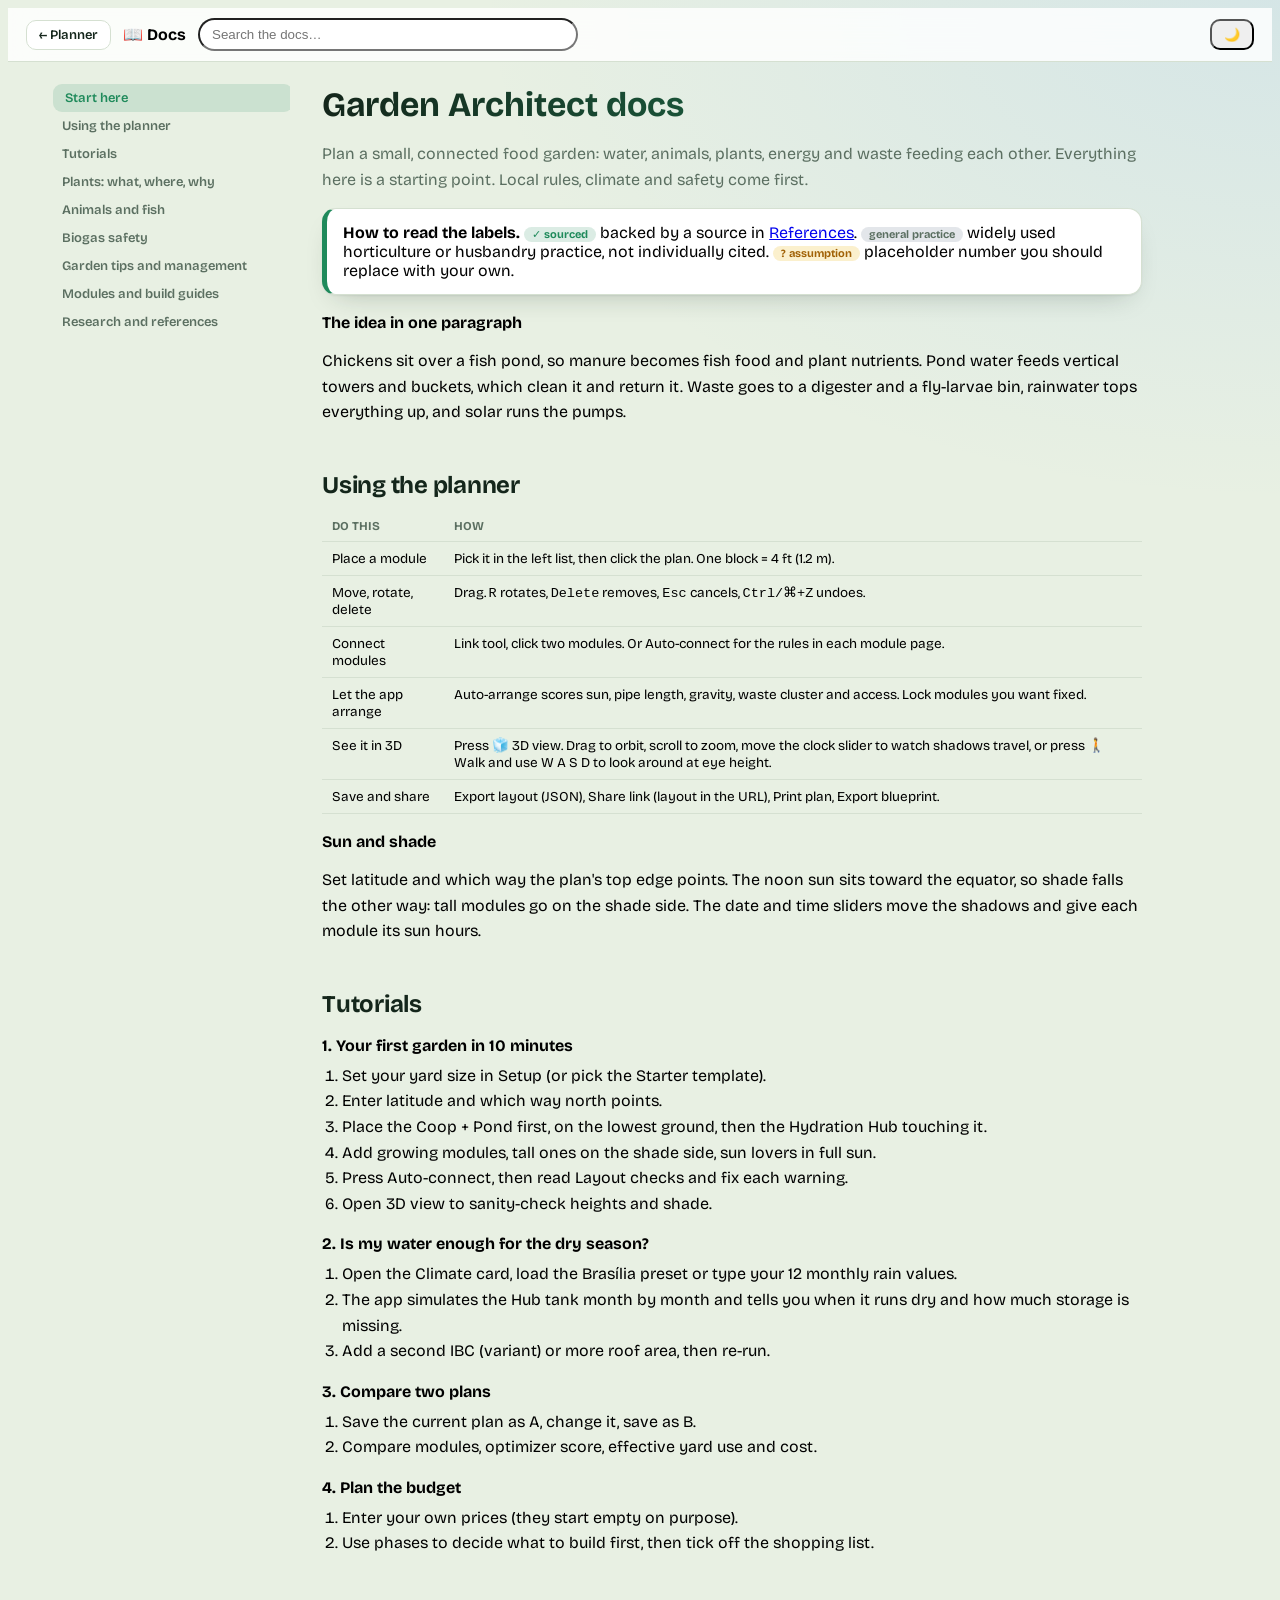
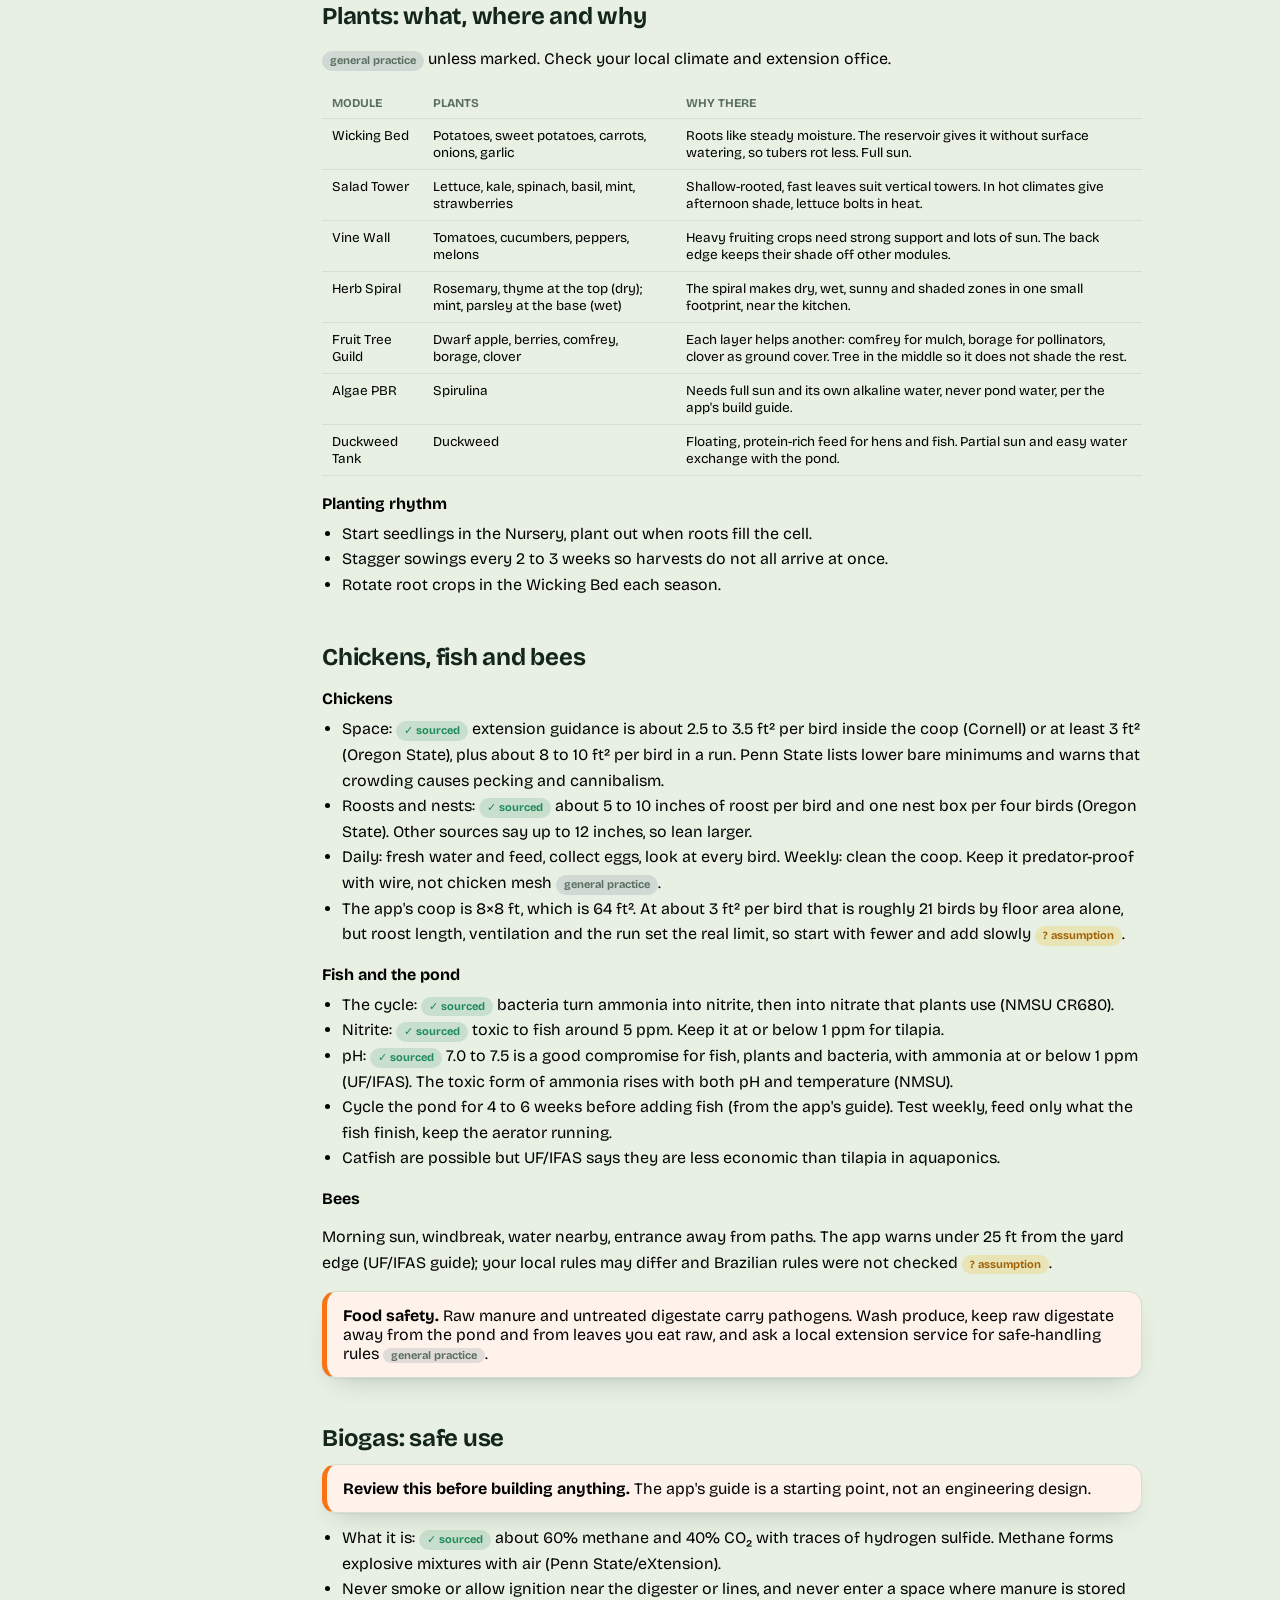
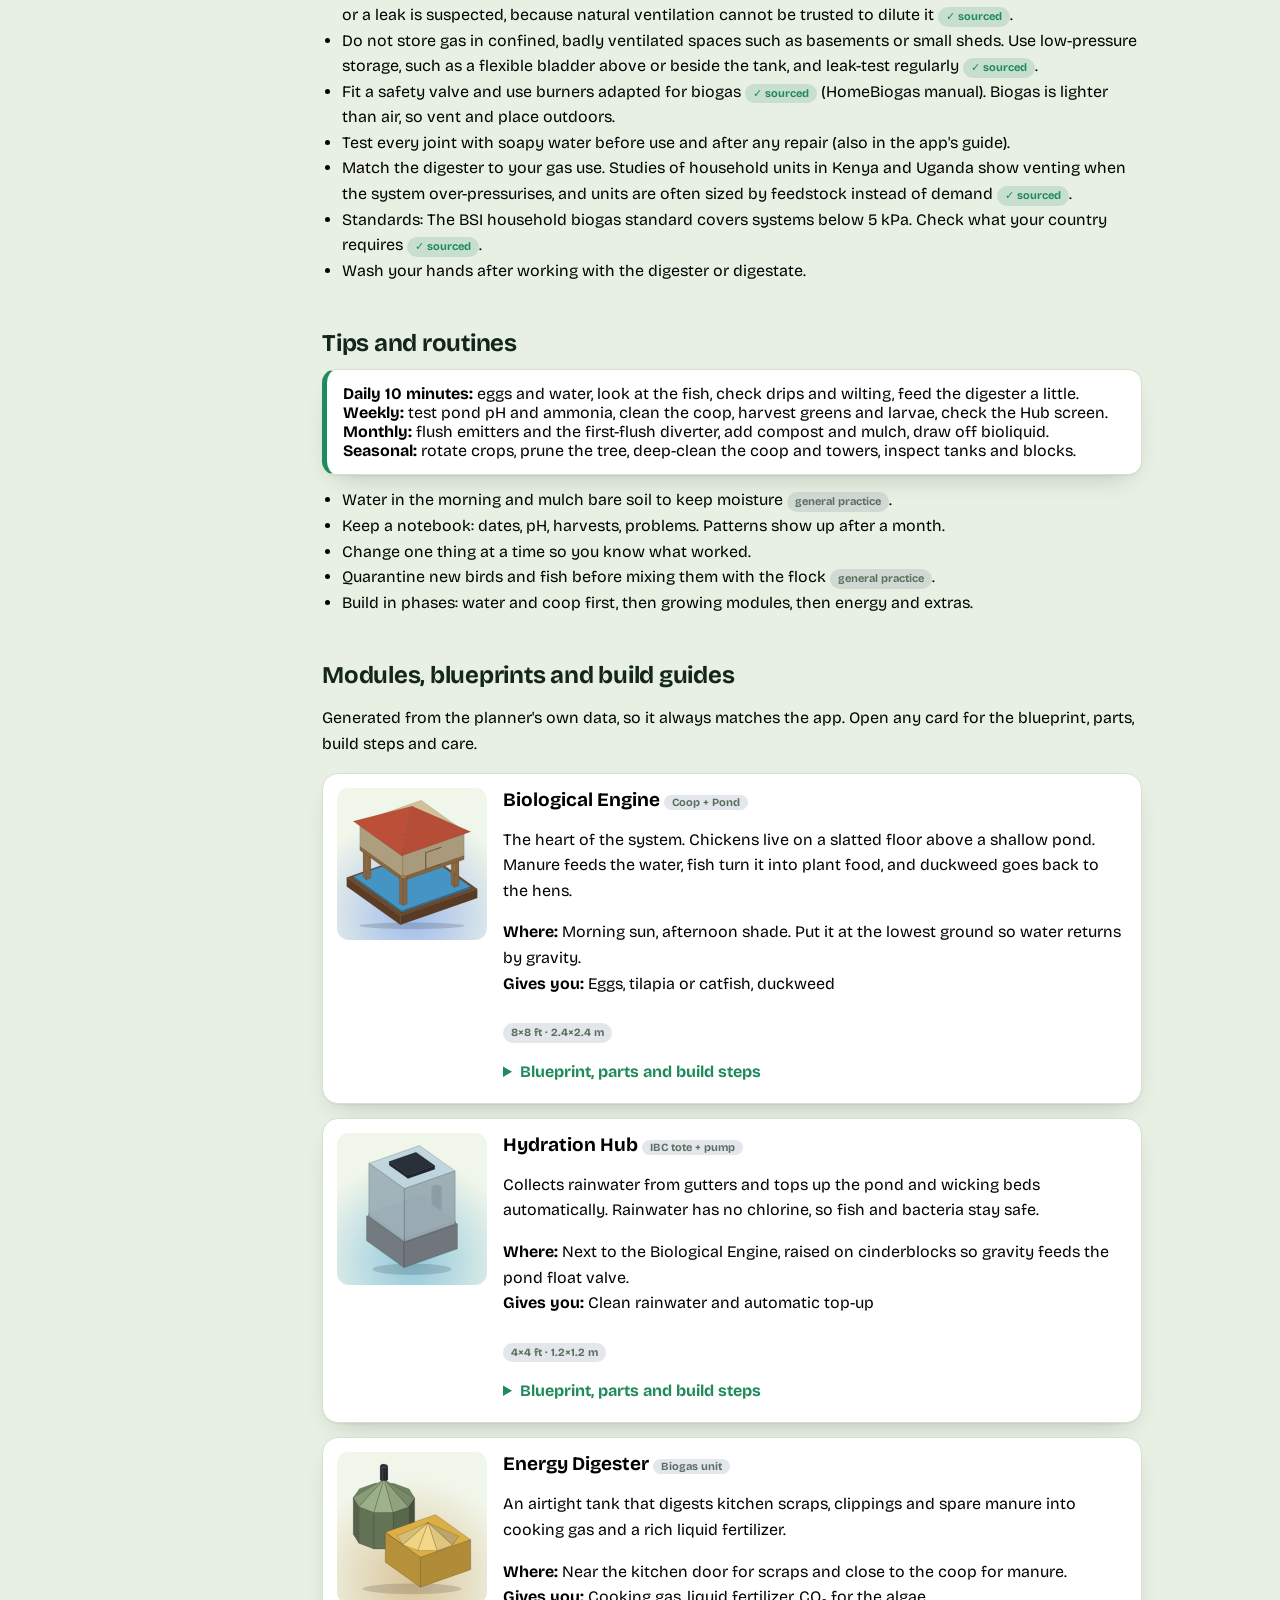
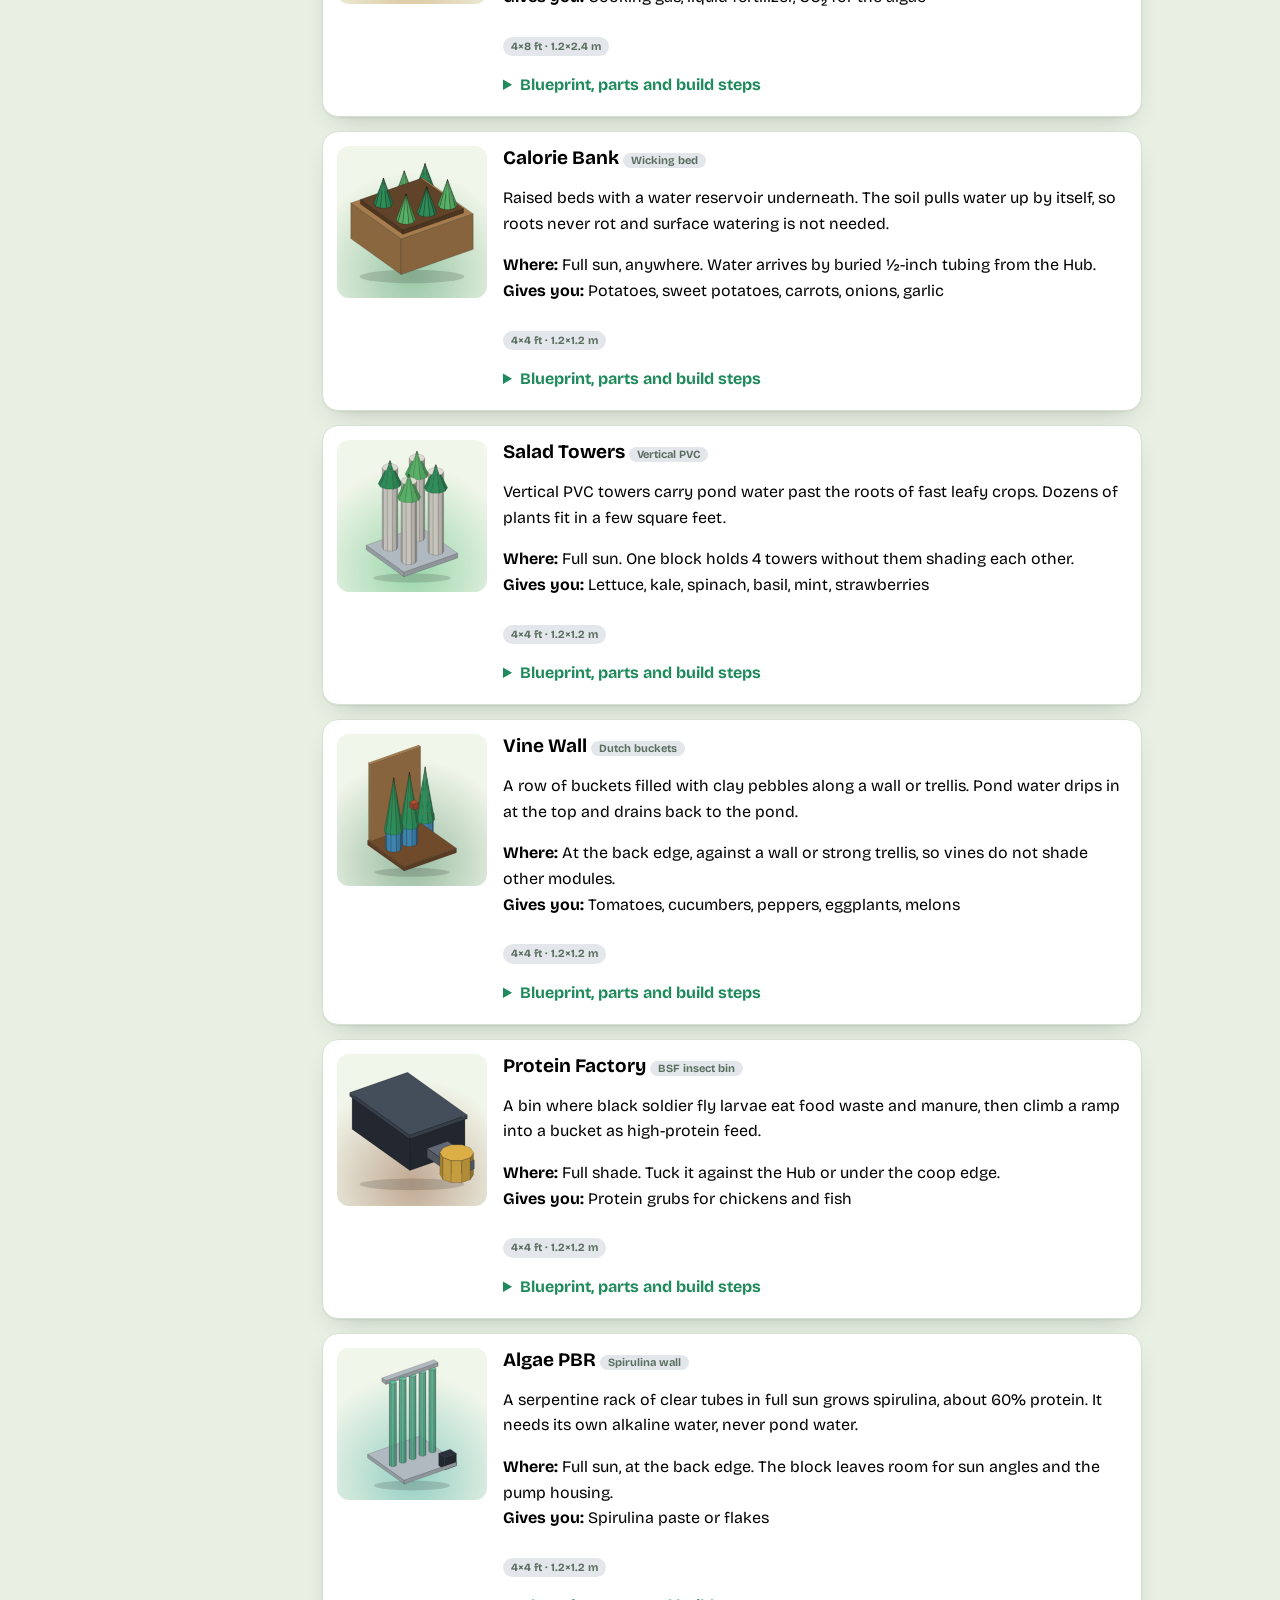
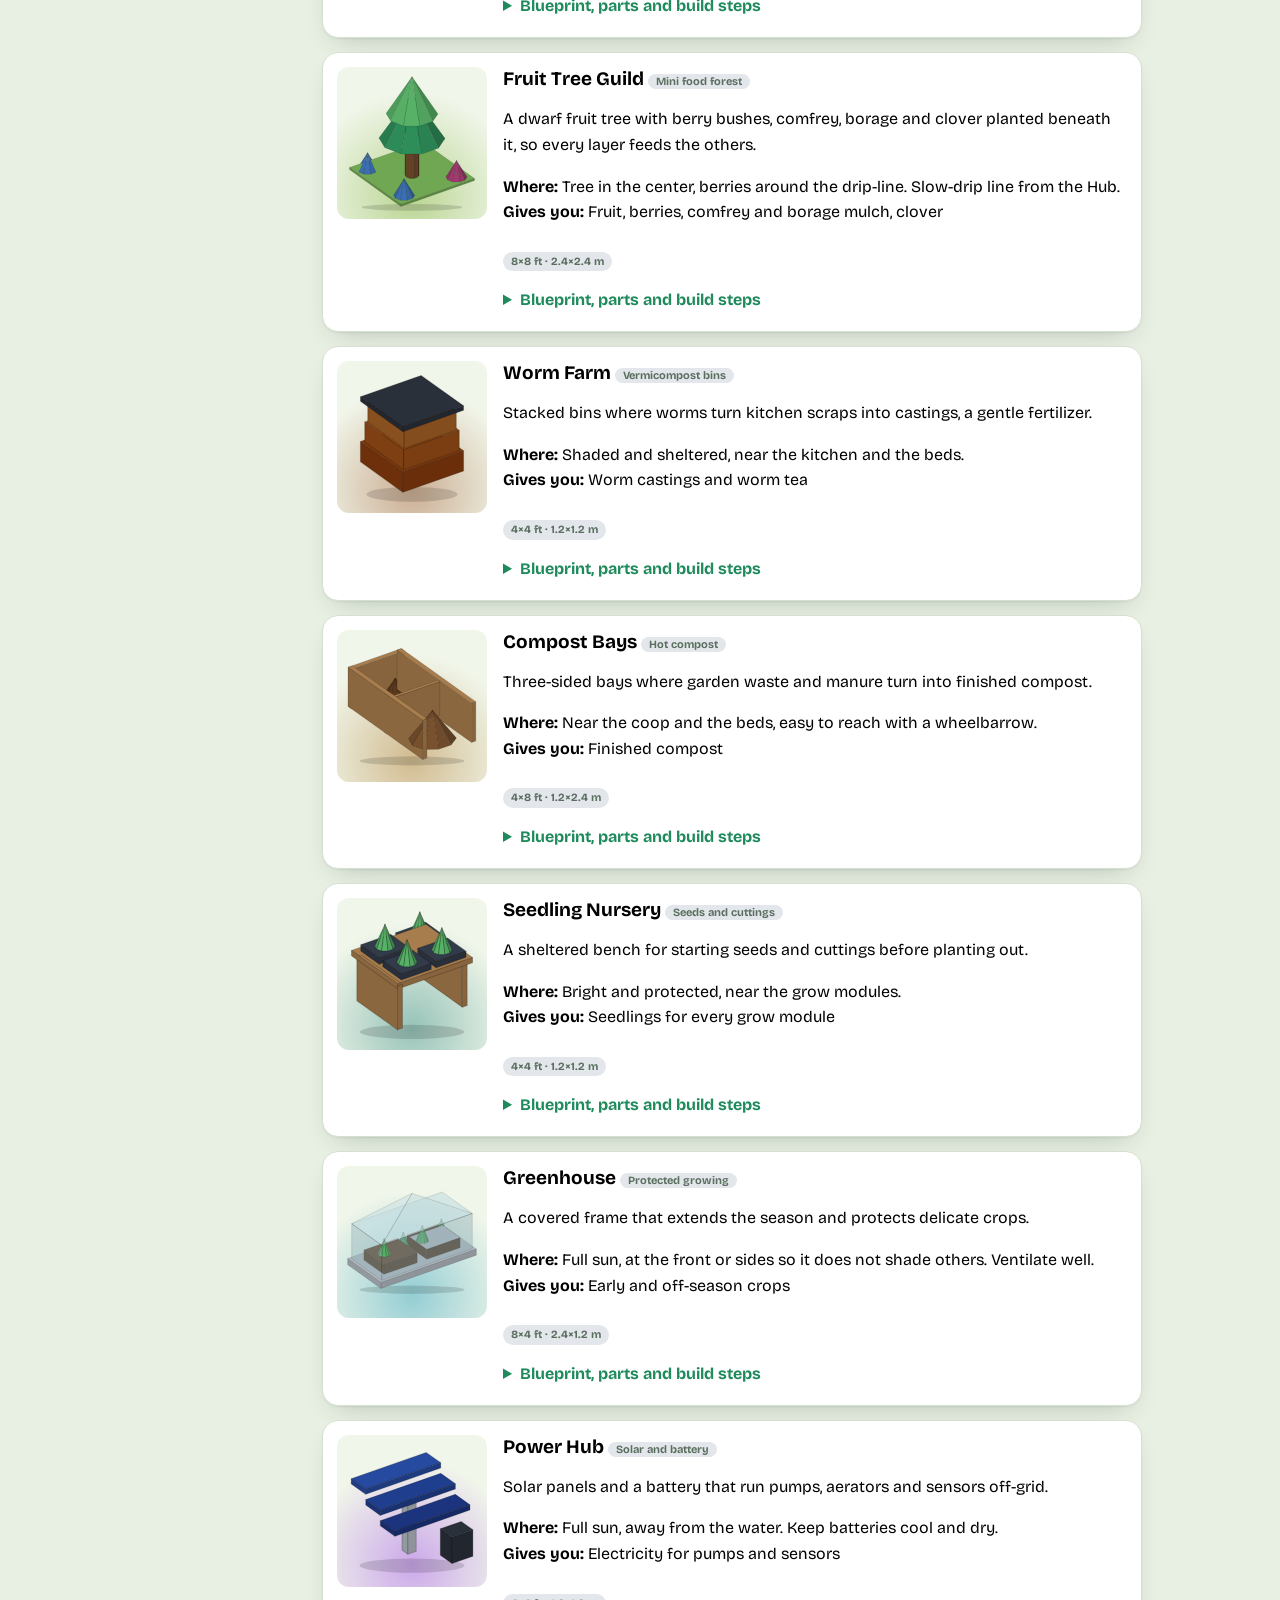
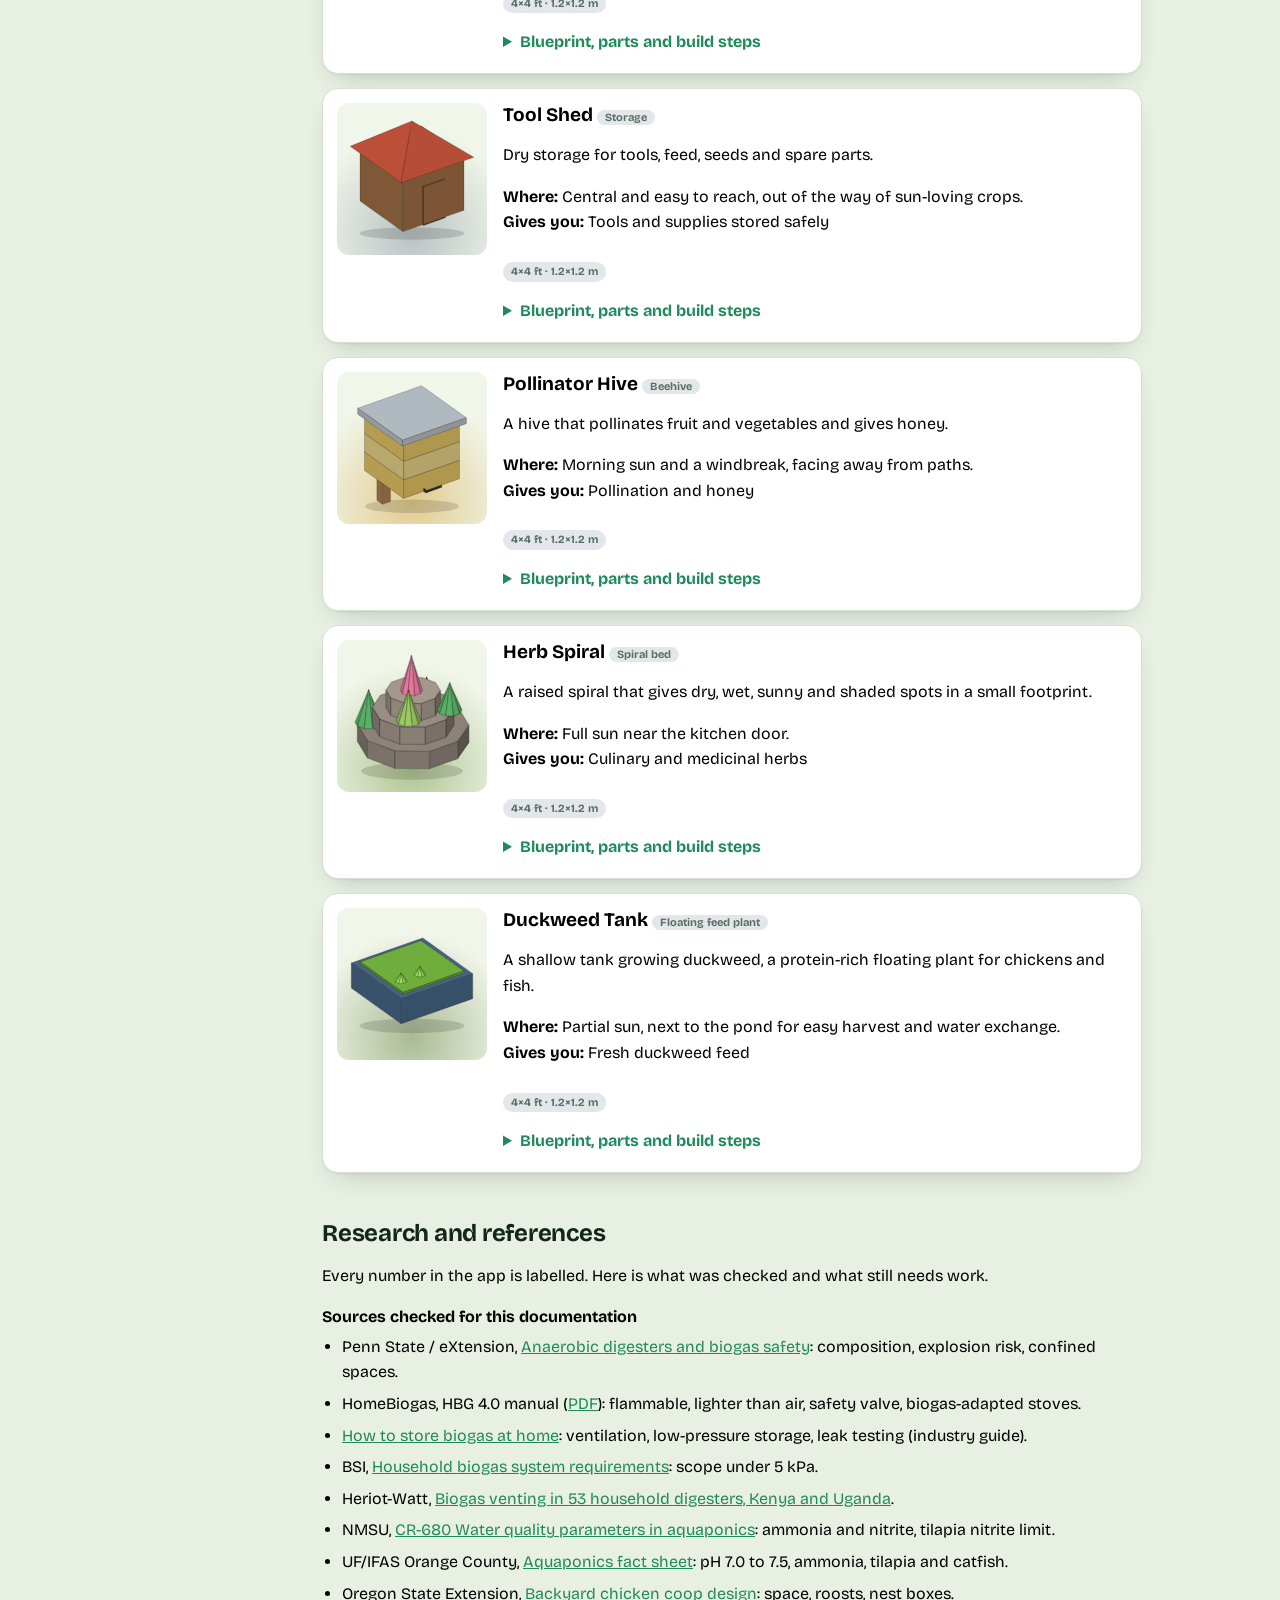
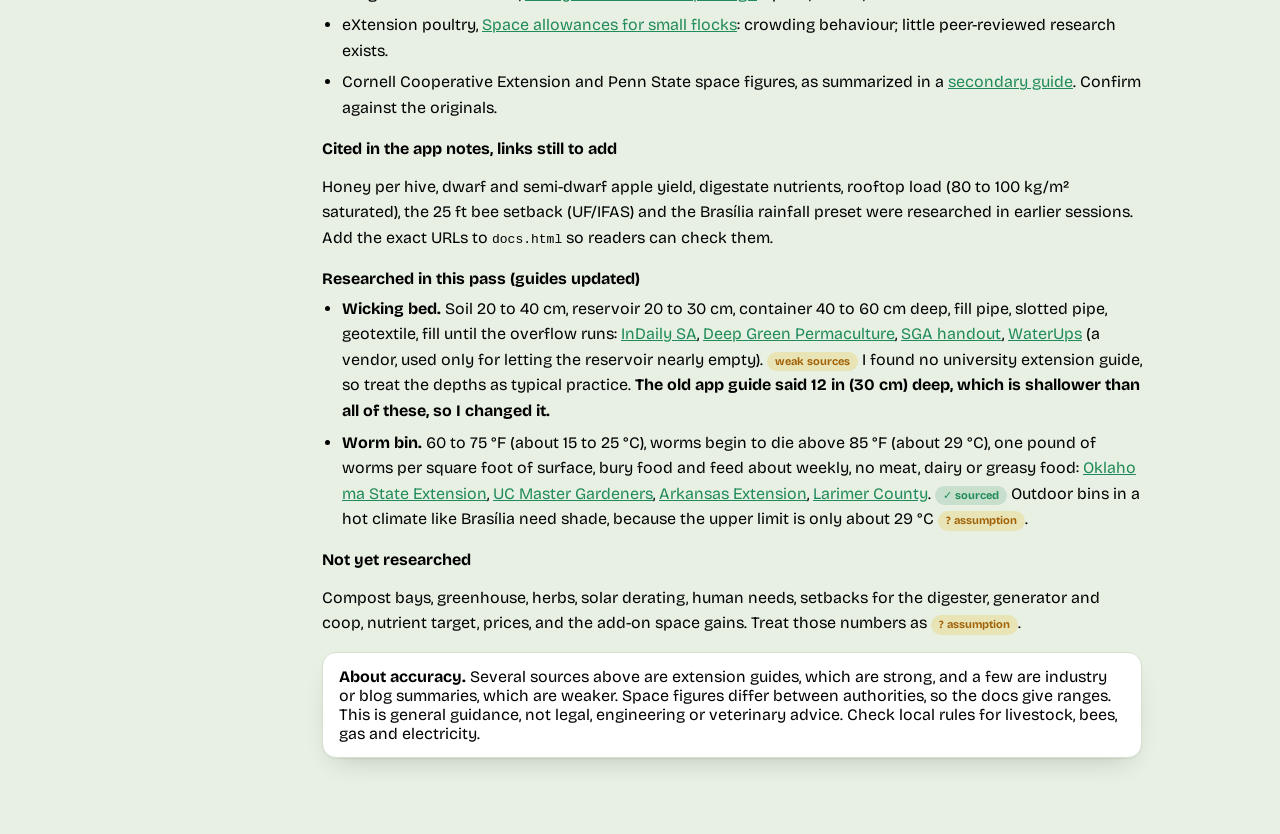
<file: docs.html>
<!DOCTYPE html><html lang="en"><head><meta charset="utf-8"><meta name="viewport" content="width=device-width,initial-scale=1"><title>Garden Architect · Docs</title>
<link rel="stylesheet" href="https://fonts.googleapis.com/css2?family=Bricolage+Grotesque:wght@400;600;700;800&display=swap"><link rel="stylesheet" href="theme.css">
<style>
body{display:block}.top{position:sticky;top:0;z-index:30;display:flex;gap:12px;align-items:center;padding:10px 18px;backdrop-filter:blur(16px);background:color-mix(in srgb,var(--pn) 82%,transparent);border-bottom:1px solid var(--ln)}
.top a.b{text-decoration:none;color:var(--ink);padding:6px 12px;border:1px solid var(--ln);border-radius:10px;font-weight:600;font-size:13px;background:var(--pn)}.top input{flex:1;max-width:380px;padding:7px 12px;border-radius:99px}
#prog{position:fixed;top:0;left:0;height:3px;background:linear-gradient(90deg,var(--ac),#84cc16);z-index:40;width:0}
.lay{display:grid;grid-template-columns:240px minmax(0,820px);gap:32px;max-width:1180px;margin:0 auto;padding:22px 18px}
nav{position:sticky;top:70px;align-self:start;max-height:calc(100vh - 90px);overflow:auto}nav a{display:block;padding:6px 12px;border-radius:9px;color:var(--mu);text-decoration:none;font-weight:600;font-size:13px;transition:.2s}nav a:hover{color:var(--ink);background:color-mix(in srgb,var(--ac) 10%,transparent)}nav a.on{color:var(--ac);background:color-mix(in srgb,var(--ac) 14%,transparent);transform:translateX(3px)}
main section{margin-bottom:46px;scroll-margin-top:80px;animation:rise .5s both}main h1{font-size:34px;margin:0 0 6px;display:block}main h2{font-size:24px;text-transform:none;letter-spacing:-.01em;color:var(--ink);margin:0 0 12px}main h3{font-size:16px;margin:18px 0 6px}main p,main li{line-height:1.6}main ul,main ol{padding-left:20px;margin:8px 0;list-style:revert}main li{border:0}
.lead{color:var(--mu);font-size:16px}.box{background:var(--pn);border:1px solid var(--ln);border-radius:14px;padding:14px 16px;box-shadow:var(--sh);margin:12px 0}.warn{border-left:5px solid #f97316;background:color-mix(in srgb,#f97316 9%,var(--pn))}.tip{border-left:5px solid var(--ac)}
table{border-collapse:collapse;width:100%;font-size:13.5px;margin:10px 0}th,td{text-align:left;padding:8px 10px;border-bottom:1px solid var(--ln);vertical-align:top}th{color:var(--mu);font-size:12px;text-transform:uppercase}
.tag{display:inline-block;font-size:11px;font-weight:700;padding:1px 8px;border-radius:99px;background:color-mix(in srgb,var(--ac) 16%,transparent);color:var(--ac)}.q{background:color-mix(in srgb,#eab308 20%,transparent);color:#a16207}.g{background:color-mix(in srgb,#64748b 18%,transparent);color:var(--mu)}
.mod{display:grid;grid-template-columns:150px 1fr;gap:16px;background:var(--pn);border:1px solid var(--ln);border-radius:16px;padding:14px;margin:14px 0;box-shadow:var(--sh)}.mod .pic{background:radial-gradient(circle at 50% 85%,color-mix(in srgb,var(--c) 40%,transparent),transparent 70%),var(--tile);border-radius:12px;padding:6px;height:140px}.mod .pic svg{width:100%;height:100%}.mod h3{margin:0 0 4px;font-size:19px}
.bp{width:100%;max-width:330px;margin:8px 0}.bp text{font:10px 'Bricolage Grotesque',sans-serif;fill:var(--mu)}details summary{cursor:pointer;font-weight:700;color:var(--ac);margin:8px 0}
.ref li{margin:6px 0}.ref a{color:var(--ac);word-break:break-all}.hide{display:none!important}
@media(max-width:860px){.lay{grid-template-columns:1fr}nav{display:none}.mod{grid-template-columns:1fr}}
</style></head><body><div id="prog"></div>
<div class="top"><a class="b" href="index.html">← Planner</a><b>📖 Docs</b><input id="q" placeholder="Search the docs…" type="search"><button id="th" style="margin-left:auto">🌙</button></div>
<div class="lay"><nav id="nav"></nav><main id="main"></main></div>
<script src="docs-data.js"></script><script src="content.js"></script><script src="models.js"></script>
<script>
const D=DOCD,K=(c,t)=>`<span class="tag ${c}">${t}</span>`,OK=K('','✓ sourced'),GP=K('g','general practice'),AS=K('q','? assumption');
Object.assign(D.G,(window.CONTENT&&CONTENT.guides)||{});window.T={};D.M.forEach(m=>T[m.k]=m);const m2=v=>(v*1.2).toFixed(1);
const FQ={D:'Daily',W:'Weekly',M:'Monthly',S:'Seasonal'};
const bp=m=>{const W=m.w*60,H=m.h*60;return`<svg class="bp" viewBox="-30 -22 ${W+60} ${H+48}"><rect x="0" y="0" width="${W}" height="${H}" fill="${m.c}" fill-opacity=".25" stroke="${m.c}" stroke-width="2"/><path d="M0 -8H${W}M0 -12V-4M${W} -12V-4" stroke="currentColor" fill="none"/><text x="${W/2}" y="-13" text-anchor="middle">${m2(m.w)} m (${(m.w*4)} ft)</text><path d="M-8 0V${H}M-12 0H-4M-12 ${H}H-4" stroke="currentColor" fill="none"/><text transform="translate(-14 ${H/2}) rotate(-90)" text-anchor="middle">${m2(m.h)} m (${m.h*4} ft)</text><text x="${W/2}" y="${H/2+3}" text-anchor="middle">${m.n} · top view</text></svg>`};
const mods=D.M.map(m=>{const g=D.G[m.k]||{b:'',c:''},snd=D.R.filter(r=>r[0]===m.k).map(r=>(D.M.find(x=>x.k===r[1])||{}).n+' ('+r[2]+')'),rcv=D.R.filter(r=>r[1]===m.k).map(r=>(D.M.find(x=>x.k===r[0])||{}).n+' ('+r[2]+')');
return`<div class="mod" data-s style="--c:${m.c}" id="m-${m.k}"><div class="pic">${ModelKit.svg(m.k,{yaw:35,pitch:30})}</div><div><h3>${m.n} <span class="tag g">${m.sub}</span></h3><p>${m.about}</p><p><b>Where:</b> ${m.rule}<br><b>Gives you:</b> ${m.crop}</p>
<p class="tag g" style="display:inline-block">${m.w*4}×${m.h*4} ft · ${m2(m.w)}×${m2(m.h)} m</p>
<details><summary>Blueprint, parts and build steps</summary>${bp(m)}<h3>Exploded view</h3><div class="pic" style="height:230px;max-width:330px">${ModelKit.svg(m.k,{yaw:35,pitch:28,explode:.28})}</div><h3>Parts list</h3><ul>${m.bom.map(x=>'<li>'+x+'</li>').join('')}</ul><h3>Build</h3><ol>${g.b.split('|').map(x=>'<li>'+x+'</li>').join('')}</ol><h3>Care</h3><ul>${g.c.split('|').map(x=>'<li><b>'+FQ[x[0]]+':</b> '+x.slice(2)+'</li>').join('')}</ul><h3>Connections</h3><p>Sends to: ${snd.join(', ')||'none'}<br>Receives from: ${rcv.join(', ')||'none'}</p></details></div></div>`}).join('');
const S=[
['start','Start here',`<h1>Garden Architect docs</h1><p class="lead">Plan a small, connected food garden: water, animals, plants, energy and waste feeding each other. Everything here is a starting point. Local rules, climate and safety come first.</p>
<div class="box tip"><b>How to read the labels.</b> ${OK} backed by a source in <a href="#refs">References</a>. ${GP} widely used horticulture or husbandry practice, not individually cited. ${AS} placeholder number you should replace with your own.</div>
<h3>The idea in one paragraph</h3><p>Chickens sit over a fish pond, so manure becomes fish food and plant nutrients. Pond water feeds vertical towers and buckets, which clean it and return it. Waste goes to a digester and a fly-larvae bin, rainwater tops everything up, and solar runs the pumps.</p>`],
['using','Using the planner',`<h2>Using the planner</h2><table><tr><th>Do this</th><th>How</th></tr><tr><td>Place a module</td><td>Pick it in the left list, then click the plan. One block = 4 ft (1.2 m).</td></tr><tr><td>Move, rotate, delete</td><td>Drag. <kbd>R</kbd> rotates, <kbd>Delete</kbd> removes, <kbd>Esc</kbd> cancels, <kbd>Ctrl/⌘+Z</kbd> undoes.</td></tr><tr><td>Connect modules</td><td>Link tool, click two modules. Or Auto-connect for the rules in each module page.</td></tr><tr><td>Let the app arrange</td><td>Auto-arrange scores sun, pipe length, gravity, waste cluster and access. Lock modules you want fixed.</td></tr><tr><td>See it in 3D</td><td>Press 🧊 3D view. Drag to orbit, scroll to zoom, move the clock slider to watch shadows travel, or press 🚶 Walk and use W A S D to look around at eye height.</td></tr><tr><td>Save and share</td><td>Export layout (JSON), Share link (layout in the URL), Print plan, Export blueprint.</td></tr></table>
<h3>Sun and shade</h3><p>Set latitude and which way the plan's top edge points. The noon sun sits toward the equator, so shade falls the other way: tall modules go on the shade side. The date and time sliders move the shadows and give each module its sun hours.</p>`],
['tut','Tutorials',`<h2>Tutorials</h2><h3>1. Your first garden in 10 minutes</h3><ol><li>Set your yard size in Setup (or pick the Starter template).</li><li>Enter latitude and which way north points.</li><li>Place the Coop + Pond first, on the lowest ground, then the Hydration Hub touching it.</li><li>Add growing modules, tall ones on the shade side, sun lovers in full sun.</li><li>Press Auto-connect, then read Layout checks and fix each warning.</li><li>Open 3D view to sanity-check heights and shade.</li></ol>
<h3>2. Is my water enough for the dry season?</h3><ol><li>Open the Climate card, load the Brasília preset or type your 12 monthly rain values.</li><li>The app simulates the Hub tank month by month and tells you when it runs dry and how much storage is missing.</li><li>Add a second IBC (variant) or more roof area, then re-run.</li></ol>
<h3>3. Compare two plans</h3><ol><li>Save the current plan as A, change it, save as B.</li><li>Compare modules, optimizer score, effective yard use and cost.</li></ol>
<h3>4. Plan the budget</h3><ol><li>Enter your own prices (they start empty on purpose).</li><li>Use phases to decide what to build first, then tick off the shopping list.</li></ol>`],
['why','Plants: what, where, why',`<h2>Plants: what, where and why</h2><p>${GP} unless marked. Check your local climate and extension office.</p><table><tr><th>Module</th><th>Plants</th><th>Why there</th></tr>
<tr><td>Wicking Bed</td><td>Potatoes, sweet potatoes, carrots, onions, garlic</td><td>Roots like steady moisture. The reservoir gives it without surface watering, so tubers rot less. Full sun.</td></tr>
<tr><td>Salad Tower</td><td>Lettuce, kale, spinach, basil, mint, strawberries</td><td>Shallow-rooted, fast leaves suit vertical towers. In hot climates give afternoon shade, lettuce bolts in heat.</td></tr>
<tr><td>Vine Wall</td><td>Tomatoes, cucumbers, peppers, melons</td><td>Heavy fruiting crops need strong support and lots of sun. The back edge keeps their shade off other modules.</td></tr>
<tr><td>Herb Spiral</td><td>Rosemary, thyme at the top (dry); mint, parsley at the base (wet)</td><td>The spiral makes dry, wet, sunny and shaded zones in one small footprint, near the kitchen.</td></tr>
<tr><td>Fruit Tree Guild</td><td>Dwarf apple, berries, comfrey, borage, clover</td><td>Each layer helps another: comfrey for mulch, borage for pollinators, clover as ground cover. Tree in the middle so it does not shade the rest.</td></tr>
<tr><td>Algae PBR</td><td>Spirulina</td><td>Needs full sun and its own alkaline water, never pond water, per the app's build guide.</td></tr>
<tr><td>Duckweed Tank</td><td>Duckweed</td><td>Floating, protein-rich feed for hens and fish. Partial sun and easy water exchange with the pond.</td></tr></table>
<h3>Planting rhythm</h3><ul><li>Start seedlings in the Nursery, plant out when roots fill the cell.</li><li>Stagger sowings every 2 to 3 weeks so harvests do not all arrive at once.</li><li>Rotate root crops in the Wicking Bed each season.</li></ul>`],
['animals','Animals and fish',`<h2>Chickens, fish and bees</h2><h3>Chickens</h3><ul><li>Space: ${OK} extension guidance is about 2.5 to 3.5 ft² per bird inside the coop (Cornell) or at least 3 ft² (Oregon State), plus about 8 to 10 ft² per bird in a run. Penn State lists lower bare minimums and warns that crowding causes pecking and cannibalism.</li><li>Roosts and nests: ${OK} about 5 to 10 inches of roost per bird and one nest box per four birds (Oregon State). Other sources say up to 12 inches, so lean larger.</li><li>Daily: fresh water and feed, collect eggs, look at every bird. Weekly: clean the coop. Keep it predator-proof with wire, not chicken mesh ${GP}.</li><li>The app's coop is 8×8 ft, which is 64 ft². At about 3 ft² per bird that is roughly 21 birds by floor area alone, but roost length, ventilation and the run set the real limit, so start with fewer and add slowly ${AS}.</li></ul>
<h3>Fish and the pond</h3><ul><li>The cycle: ${OK} bacteria turn ammonia into nitrite, then into nitrate that plants use (NMSU CR680).</li><li>Nitrite: ${OK} toxic to fish around 5 ppm. Keep it at or below 1 ppm for tilapia.</li><li>pH: ${OK} 7.0 to 7.5 is a good compromise for fish, plants and bacteria, with ammonia at or below 1 ppm (UF/IFAS). The toxic form of ammonia rises with both pH and temperature (NMSU).</li><li>Cycle the pond for 4 to 6 weeks before adding fish (from the app's guide). Test weekly, feed only what the fish finish, keep the aerator running.</li><li>Catfish are possible but UF/IFAS says they are less economic than tilapia in aquaponics.</li></ul>
<h3>Bees</h3><p>Morning sun, windbreak, water nearby, entrance away from paths. The app warns under 25 ft from the yard edge (UF/IFAS guide); your local rules may differ and Brazilian rules were not checked ${AS}.</p>
<div class="box warn"><b>Food safety.</b> Raw manure and untreated digestate carry pathogens. Wash produce, keep raw digestate away from the pond and from leaves you eat raw, and ask a local extension service for safe-handling rules ${GP}.</div>`],
['biogas','Biogas safety',`<h2>Biogas: safe use</h2><div class="box warn"><b>Review this before building anything.</b> The app's guide is a starting point, not an engineering design.</div>
<ul><li>What it is: ${OK} about 60% methane and 40% CO₂ with traces of hydrogen sulfide. Methane forms explosive mixtures with air (Penn State/eXtension).</li><li>Never smoke or allow ignition near the digester or lines, and never enter a space where manure is stored or a leak is suspected, because natural ventilation cannot be trusted to dilute it ${OK}.</li><li>Do not store gas in confined, badly ventilated spaces such as basements or small sheds. Use low-pressure storage, such as a flexible bladder above or beside the tank, and leak-test regularly ${OK}.</li><li>Fit a safety valve and use burners adapted for biogas ${OK} (HomeBiogas manual). Biogas is lighter than air, so vent and place outdoors.</li><li>Test every joint with soapy water before use and after any repair (also in the app's guide).</li><li>Match the digester to your gas use. Studies of household units in Kenya and Uganda show venting when the system over-pressurises, and units are often sized by feedstock instead of demand ${OK}.</li><li>Standards: The BSI household biogas standard covers systems below 5 kPa. Check what your country requires ${OK}.</li><li>Wash your hands after working with the digester or digestate.</li></ul>`],
['tips','Garden tips and management',`<h2>Tips and routines</h2><div class="box tip"><b>Daily 10 minutes:</b> eggs and water, look at the fish, check drips and wilting, feed the digester a little.<br><b>Weekly:</b> test pond pH and ammonia, clean the coop, harvest greens and larvae, check the Hub screen.<br><b>Monthly:</b> flush emitters and the first-flush diverter, add compost and mulch, draw off bioliquid.<br><b>Seasonal:</b> rotate crops, prune the tree, deep-clean the coop and towers, inspect tanks and blocks.</div>
<ul><li>Water in the morning and mulch bare soil to keep moisture ${GP}.</li><li>Keep a notebook: dates, pH, harvests, problems. Patterns show up after a month.</li><li>Change one thing at a time so you know what worked.</li><li>Quarantine new birds and fish before mixing them with the flock ${GP}.</li><li>Build in phases: water and coop first, then growing modules, then energy and extras.</li></ul>`],
['mods','Modules and build guides',`<h2>Modules, blueprints and build guides</h2><p>Generated from the planner's own data, so it always matches the app. Open any card for the blueprint, parts, build steps and care.</p>`+mods],
['refs','Research and references',`<h2>Research and references</h2><p>Every number in the app is labelled. Here is what was checked and what still needs work.</p>
<h3>Sources checked for this documentation</h3><ul class="ref">
<li>Penn State / eXtension, <a href="https://farm-energy.extension.org/anaerobic-digesters-and-biogas-safety/">Anaerobic digesters and biogas safety</a>: composition, explosion risk, confined spaces.</li>
<li>HomeBiogas, HBG 4.0 manual (<a href="https://thinkup.msf.org/a/community/thinkup/idea/2665/1027/download">PDF</a>): flammable, lighter than air, safety valve, biogas-adapted stoves.</li>
<li><a href="https://anaerobic-digestion.com/how-to-store-biogas-at-home/">How to store biogas at home</a>: ventilation, low-pressure storage, leak testing (industry guide).</li>
<li>BSI, <a href="https://knowledge.bsigroup.com/products/household-biogas-system-requirements-design-installation-operation-maintenance-and-safety-1">Household biogas system requirements</a>: scope under 5 kPa.</li>
<li>Heriot-Watt, <a href="https://researchportal.hw.ac.uk/en/publications/measuring-biogas-venting-from-over-pressurisation-of-household-sc/">Biogas venting in 53 household digesters, Kenya and Uganda</a>.</li>
<li>NMSU, <a href="https://pubs.nmsu.edu/_circulars/CR680/">CR-680 Water quality parameters in aquaponics</a>: ammonia and nitrite, tilapia nitrite limit.</li>
<li>UF/IFAS Orange County, <a href="https://www.seminolecountyfl.gov/core/fileparse.php/3360/urlt/orange-county-extension-fact-sheet-aquaponics-2013.pdf">Aquaponics fact sheet</a>: pH 7.0 to 7.5, ammonia, tilapia and catfish.</li>
<li>Oregon State Extension, <a href="https://extension.oregonstate.edu/node/226526">Backyard chicken coop design</a>: space, roosts, nest boxes.</li>
<li>eXtension poultry, <a href="https://poultry.extension.org/articles/getting-started-with-small-and-backyard-poultry/housing-for-small-and-backyard-poultry-flocks/space-allowances-in-housing-for-small-and-backyard-poultry-flocks/">Space allowances for small flocks</a>: crowding behaviour; little peer-reviewed research exists.</li>
<li>Cornell Cooperative Extension and Penn State space figures, as summarized in a <a href="https://sites.google.com/view/chicken-coop-space-needed">secondary guide</a>. Confirm against the originals.</li></ul>
<h3>Cited in the app notes, links still to add</h3><p>Honey per hive, dwarf and semi-dwarf apple yield, digestate nutrients, rooftop load (80 to 100 kg/m² saturated), the 25 ft bee setback (UF/IFAS) and the Brasília rainfall preset were researched in earlier sessions. Add the exact URLs to <code>docs.html</code> so readers can check them.</p>
<h3>Researched in this pass (guides updated)</h3><ul class="ref"><li><b>Wicking bed.</b> Soil 20 to 40 cm, reservoir 20 to 30 cm, container 40 to 60 cm deep, fill pipe, slotted pipe, geotextile, fill until the overflow runs: <a href="https://salife.com.au/?p=54585">InDaily SA</a>, <a href="https://deepgreenpermaculture.com/2021/08/06/gardening-questions-008-what-is-the-ideal-soil-depth-for-wicking-beds/">Deep Green Permaculture</a>, <a href="https://www.sgaonline.org.au/wp-content/uploads/2020/10/Wicking-Beds-handout.pdf">SGA handout</a>, <a href="https://www.waterups.com.au/optimal-height-of-a-wicking-bed/">WaterUps</a> (a vendor, used only for letting the reservoir nearly empty). <span class="tag q">weak sources</span> I found no university extension guide, so treat the depths as typical practice. <b>The old app guide said 12 in (30 cm) deep, which is shallower than all of these, so I changed it.</b></li><li><b>Worm bin.</b> 60 to 75 °F (about 15 to 25 °C), worms begin to die above 85 °F (about 29 °C), one pound of worms per square foot of surface, bury food and feed about weekly, no meat, dairy or greasy food: <a href="https://extension.okstate.edu/fact-sheets/vermicomposting-composting-with-worms">Oklahoma State Extension</a>, <a href="https://ucanr.edu/node/129818">UC Master Gardeners</a>, <a href="https://www.uaex.uada.edu/counties/clark/self-sufficient-u/posts/worm-composting-101.aspx">Arkansas Extension</a>, <a href="https://larimer.gov//solidwaste/vermicomposting">Larimer County</a>. ${OK} Outdoor bins in a hot climate like Brasília need shade, because the upper limit is only about 29 °C ${AS}.</li></ul><h3>Not yet researched</h3><p>Compost bays, greenhouse, herbs, solar derating, human needs, setbacks for the digester, generator and coop, nutrient target, prices, and the add-on space gains. Treat those numbers as ${AS}.</p>
<div class="box"><b>About accuracy.</b> Several sources above are extension guides, which are strong, and a few are industry or blog summaries, which are weaker. Space figures differ between authorities, so the docs give ranges. This is general guidance, not legal, engineering or veterinary advice. Check local rules for livestock, bees, gas and electricity.</div>`]
];
const main=document.getElementById('main'),nav=document.getElementById('nav');
main.innerHTML=S.map(s=>`<section id="${s[0]}" data-t>${s[2]}</section>`).join('');nav.innerHTML=S.map(s=>`<a href="#${s[0]}">${s[1]}</a>`).join('');
const links=[...nav.children],obs=new IntersectionObserver(es=>es.forEach(e=>{if(e.isIntersecting)links.forEach(l=>l.classList.toggle('on',l.getAttribute('href')==='#'+e.target.id))}),{rootMargin:'-20% 0px -70% 0px'});document.querySelectorAll('main section').forEach(s=>obs.observe(s));
addEventListener('scroll',()=>{prog.style.width=scrollY/(document.body.scrollHeight-innerHeight)*100+'%'});
q.oninput=()=>{const v=q.value.toLowerCase();document.querySelectorAll('main section').forEach(s=>{const mods=[...s.querySelectorAll('.mod')];if(mods.length){mods.forEach(m=>m.classList.toggle('hide',!!v&&!m.textContent.toLowerCase().includes(v)));s.classList.toggle('hide',!!v&&mods.every(m=>m.classList.contains('hide')));}else s.classList.toggle('hide',!!v&&!s.textContent.toLowerCase().includes(v))})};
const root=document.documentElement,dk=()=>root.dataset.theme?root.dataset.theme==='dark':matchMedia('(prefers-color-scheme:dark)').matches;th.onclick=()=>{root.dataset.theme=dk()?'light':'dark';th.textContent=dk()?'☀️':'🌙'};th.textContent=dk()?'☀️':'🌙';
</script></body></html>
</file>
<file: theme.css>
/* Garden Architect theme. Loads after the inline styles and overrides them. */
:root{--bg:#e8f0e3;--pn:#ffffff;--ink:#14261b;--mu:#5b6f61;--ln:#d5e0d1;--ac:#1f8a5b;--ac2:#0f5f45;--gp:#cfe6b4;--gl:rgba(255,255,255,.35);--tile:#f1f6ea;--sh:0 1px 2px rgba(20,38,27,.06),0 12px 28px -14px rgba(20,38,27,.28);--sky1:#bfe3ff;--sky2:#eaf6e4}
@media(prefers-color-scheme:dark){:root:not([data-theme=light]){--bg:#0c140f;--pn:#15211a;--ink:#e6f0e9;--mu:#92a89a;--ln:#26382d;--ac:#4fd08e;--ac2:#2fa56a;--gp:#1d3322;--gl:rgba(255,255,255,.05);--tile:#1b2a20;--sh:0 1px 2px rgba(0,0,0,.4),0 14px 30px -14px rgba(0,0,0,.7);--sky1:#10243a;--sky2:#14261b}}
:root[data-theme=dark]{--bg:#0c140f;--pn:#15211a;--ink:#e6f0e9;--mu:#92a89a;--ln:#26382d;--ac:#4fd08e;--ac2:#2fa56a;--gp:#1d3322;--gl:rgba(255,255,255,.05);--tile:#1b2a20;--sh:0 1px 2px rgba(0,0,0,.4),0 14px 30px -14px rgba(0,0,0,.7);--sky1:#10243a;--sky2:#14261b}
body{font-family:'Bricolage Grotesque',system-ui,sans-serif;background:radial-gradient(900px 500px at 8% -8%,color-mix(in srgb,var(--ac) 16%,transparent),transparent),radial-gradient(800px 500px at 100% 0,color-mix(in srgb,#60a5fa 14%,transparent),transparent),var(--bg);min-height:100vh;transition:background .4s,color .3s}
::-webkit-scrollbar{width:9px;height:9px}::-webkit-scrollbar-thumb{background:var(--ln);border-radius:9px}
header{position:sticky;top:0;z-index:20;gap:8px 14px;padding:10px 16px;backdrop-filter:blur(16px) saturate(1.3);background:color-mix(in srgb,var(--pn) 80%,transparent);border-bottom:1px solid var(--ln);box-shadow:0 10px 30px -22px rgba(0,0,0,.5)}
h1{font-size:21px;display:flex;align-items:center;gap:9px;background:linear-gradient(90deg,var(--ink),var(--ac));-webkit-background-clip:text;background-clip:text;color:transparent}
h1 .logo{width:30px;height:30px;border-radius:10px;background:linear-gradient(135deg,#34d399,#0f766e);display:grid;place-items:center;font-size:17px;box-shadow:0 6px 14px -4px rgba(15,118,110,.6);animation:sway 4s ease-in-out infinite;-webkit-text-fill-color:initial}
h2{font-size:13px;letter-spacing:.02em;text-transform:uppercase;color:var(--mu);margin-bottom:10px}
.ctl{background:color-mix(in srgb,var(--ln) 35%,transparent);padding:3px 9px;border-radius:10px;font-size:12.5px}
input,select,textarea{border-radius:8px;transition:border-color .2s,box-shadow .2s}input:focus,select:focus,textarea:focus{border-color:var(--ac);box-shadow:0 0 0 3px color-mix(in srgb,var(--ac) 22%,transparent);outline:0}
button{border-radius:10px;font-weight:600;font-size:13px;padding:6px 12px;transition:transform .15s,box-shadow .2s,background .2s,border-color .2s}
button:hover{transform:translateY(-1px);box-shadow:0 6px 14px -8px rgba(0,0,0,.4)}button:active{transform:scale(.96)}
button.p{background:linear-gradient(135deg,var(--ac),var(--ac2));border:0;color:#fff;box-shadow:0 8px 18px -8px var(--ac)}
button.on{outline:0;background:color-mix(in srgb,var(--ac) 18%,var(--pn));border-color:var(--ac)}
.app{gap:16px;padding:16px;max-width:1700px;margin:0 auto}
.card{border-radius:16px;padding:14px;box-shadow:var(--sh);animation:rise .55s cubic-bezier(.2,.8,.2,1) both}
.side .card:nth-child(2){animation-delay:.05s}.side .card:nth-child(3){animation-delay:.1s}.side .card:nth-child(4){animation-delay:.15s}
.pal{gap:8px}.pb{border-radius:14px;border-left-width:1px;padding:7px 10px;gap:10px;transition:transform .2s,box-shadow .2s,border-color .2s}
.pb:hover{transform:translateX(4px);box-shadow:var(--sh)}.pb.on{box-shadow:0 0 0 2px var(--ac),var(--sh);background:color-mix(in srgb,var(--ac) 10%,var(--pn))}
.thumb{width:58px;height:50px;flex:none;display:grid;place-items:center;border-radius:12px;background:linear-gradient(160deg,var(--tile),color-mix(in srgb,var(--ac) 14%,var(--tile)))}.thumb svg{width:100%;height:100%;transition:transform .35s cubic-bezier(.2,1.4,.4,1)}.pb:hover .thumb svg{transform:scale(1.12) rotate(-3deg)}
.wrap{border-radius:18px;box-shadow:var(--sh);background:linear-gradient(180deg,color-mix(in srgb,var(--pn) 90%,transparent),var(--pn))}
#grid{border:0;border-radius:14px;background-color:var(--gp);background-image:linear-gradient(var(--gl) 1px,transparent 1px),linear-gradient(90deg,var(--gl) 1px,transparent 1px),radial-gradient(circle at 20% 30%,rgba(255,255,255,.18) 0 18%,transparent 19%),radial-gradient(circle at 75% 70%,rgba(0,0,0,.06) 0 20%,transparent 21%);box-shadow:0 0 0 6px color-mix(in srgb,#b98a56 80%,var(--pn)),0 0 0 7px rgba(0,0,0,.18),0 24px 50px -20px rgba(0,0,0,.5)}
.it{overflow:visible;border:1px solid color-mix(in srgb,var(--c,#fff) 55%,transparent);border-radius:12px;justify-content:flex-end;box-shadow:0 10px 16px -12px rgba(0,0,0,.6);transition:box-shadow .2s,filter .2s}
.it>b,.it>small{display:none}.it:hover{filter:brightness(1.06);z-index:2}
.mdl{position:absolute;inset:0;pointer-events:none;transition:transform .25s cubic-bezier(.2,1.4,.4,1)}.mdl svg{width:100%;height:100%;overflow:visible;filter:drop-shadow(0 7px 5px rgba(0,0,0,.28))}.it:hover .mdl{transform:translateY(-5px)}
.it>span{position:relative;z-index:1;margin-bottom:4px;background:rgba(255,255,255,.9);color:#1b2a21;padding:1px 8px;border-radius:99px;font:700 10px/1.6 'Bricolage Grotesque',sans-serif;text-shadow:none;white-space:nowrap;max-width:94%;overflow:hidden;text-overflow:ellipsis;box-shadow:0 2px 6px rgba(0,0,0,.2)}
.it.sel{outline:0;box-shadow:0 0 0 3px var(--ac),0 0 0 8px color-mix(in srgb,var(--ac) 28%,transparent),0 14px 24px -10px rgba(0,0,0,.6);animation:glow 1.8s ease-in-out infinite}
.it.pop{animation:pop .5s cubic-bezier(.2,1.5,.4,1) both}.fs{height:5px;border-radius:0 0 11px 11px;opacity:.9}
.gh{border-radius:12px;animation:glow 1.2s ease-in-out infinite;backdrop-filter:blur(2px)}
svg.ln line{stroke-dasharray:9 7;animation:flow 1s linear infinite;filter:drop-shadow(0 1px 2px rgba(0,0,0,.3))}
.hero{border-radius:14px;padding:8px;margin-bottom:10px;height:150px;background:radial-gradient(circle at 50% 85%,color-mix(in srgb,var(--c) 38%,transparent),transparent 70%),linear-gradient(160deg,var(--tile),var(--pn));animation:rise .4s both}.hero svg{width:100%;height:100%;animation:float 4s ease-in-out infinite}
.bar{height:9px;border-radius:9px}.bar i{background:linear-gradient(90deg,var(--ac),#84cc16);border-radius:9px;transition:width .6s cubic-bezier(.2,.8,.2,1)}
#dlg{backdrop-filter:blur(6px);animation:fade .2s}#dlg>div{border-radius:18px;box-shadow:0 30px 70px -20px rgba(0,0,0,.6);animation:rise .3s both}
#toasts{position:fixed;left:50%;bottom:22px;transform:translateX(-50%);display:flex;flex-direction:column;gap:8px;z-index:99;align-items:center}
.toast{background:var(--ink);color:var(--bg);padding:9px 16px;border-radius:12px;font-weight:600;box-shadow:0 14px 30px -10px rgba(0,0,0,.5);animation:rise .35s both}.toast.out{opacity:0;transform:translateY(8px);transition:.4s}
#v3{position:fixed;inset:0;z-index:60;display:none;background:linear-gradient(var(--sky1),var(--sky2) 62%);animation:fade .3s}#v3.open{display:block}#v3 canvas{width:100%;height:100%;display:block;cursor:grab;touch-action:none}#v3 canvas:active{cursor:grabbing}
#v3 .bar3{position:absolute;top:14px;left:14px;right:14px;display:flex;gap:8px;align-items:center;pointer-events:none}#v3 .bar3>*{pointer-events:auto}#v3 .bar3 b{font-size:18px;margin-right:auto;background:color-mix(in srgb,var(--pn) 80%,transparent);padding:6px 14px;border-radius:12px;backdrop-filter:blur(10px)}
#v3 .hint{position:absolute;bottom:18px;left:50%;transform:translateX(-50%);background:color-mix(in srgb,var(--pn) 80%,transparent);padding:6px 14px;border-radius:99px;font-size:12px;color:var(--mu);backdrop-filter:blur(10px)}
@keyframes rise{from{opacity:0;transform:translateY(14px)}}@keyframes fade{from{opacity:0}}@keyframes pop{0%{opacity:0;transform:translateY(-26px) scale(.7)}}@keyframes flow{to{stroke-dashoffset:-16}}
@keyframes glow{50%{filter:brightness(1.12)}}@keyframes float{50%{transform:translateY(-6px)}}@keyframes sway{50%{transform:rotate(-6deg)}}
@media(max-width:900px){.app{padding:10px}.pb{min-width:220px}}
@media(prefers-reduced-motion:reduce){*,*::before,*::after{animation:none!important;transition:none!important}}

details.site{position:relative}details.site>summary{list-style:none;cursor:pointer;font-weight:600;font-size:13px;padding:6px 12px;border:1px solid var(--ln);border-radius:10px;background:var(--pn);transition:.2s}details.site>summary:hover{border-color:var(--ac)}details.site>summary::-webkit-details-marker{display:none}
details.site>div{position:absolute;top:calc(100% + 8px);left:0;z-index:30;display:flex;flex-direction:column;gap:8px;align-items:flex-start;padding:14px;min-width:290px;background:var(--pn);border:1px solid var(--ln);border-radius:14px;box-shadow:var(--sh);animation:rise .25s both}
a.docl{text-decoration:none;color:var(--ink);padding:6px 12px;border:1px solid var(--ln);border-radius:10px;font-weight:600;font-size:13px;background:var(--pn);transition:.2s}a.docl:hover{border-color:var(--ac);transform:translateY(-1px)}
.legend{display:flex;flex-wrap:wrap;gap:6px 12px;margin-top:10px;font-size:12px;color:var(--mu)}.legend i{display:inline-block;width:14px;height:4px;border-radius:4px;margin-right:5px;vertical-align:middle}

#v3 .sunl{display:flex;align-items:center;gap:6px;background:color-mix(in srgb,var(--pn) 80%,transparent);padding:5px 12px;border-radius:12px;font-size:12.5px;backdrop-filter:blur(10px)}#v3 .sunl input{width:130px;padding:0}
</file>
